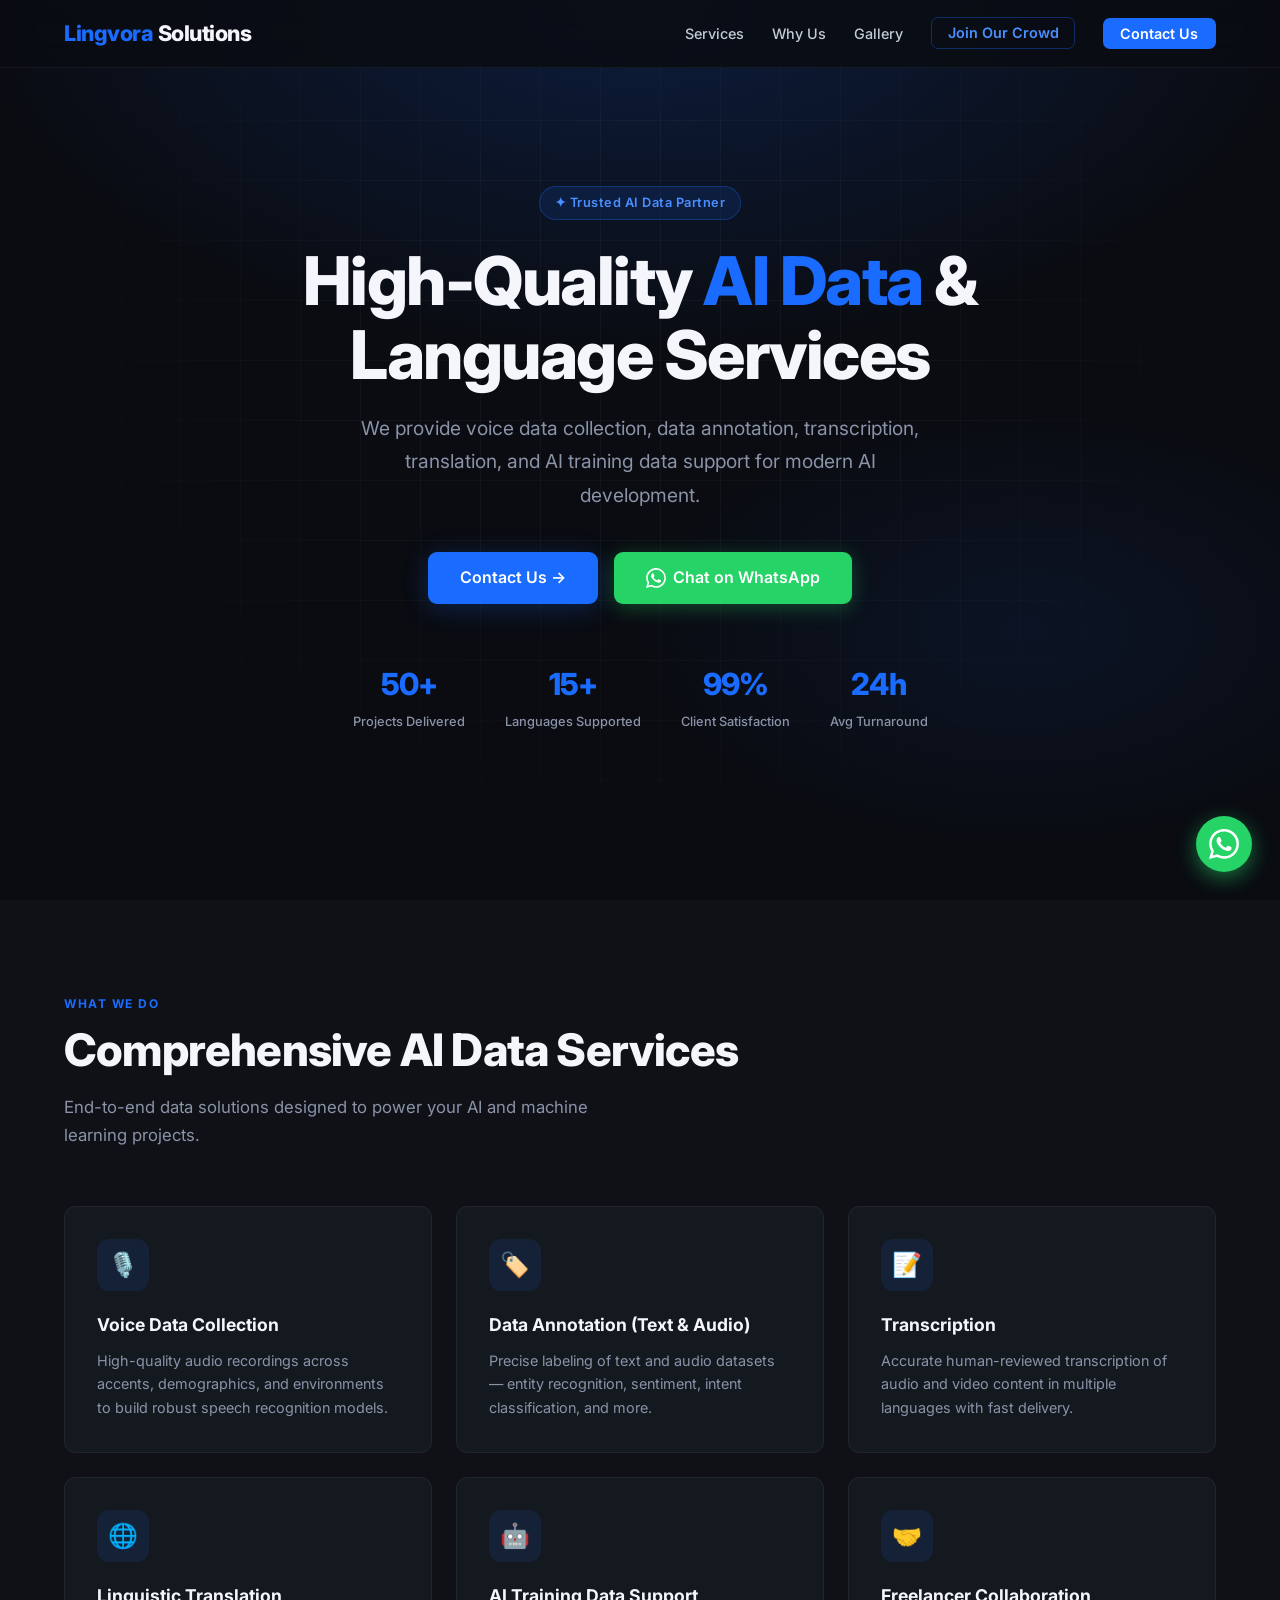
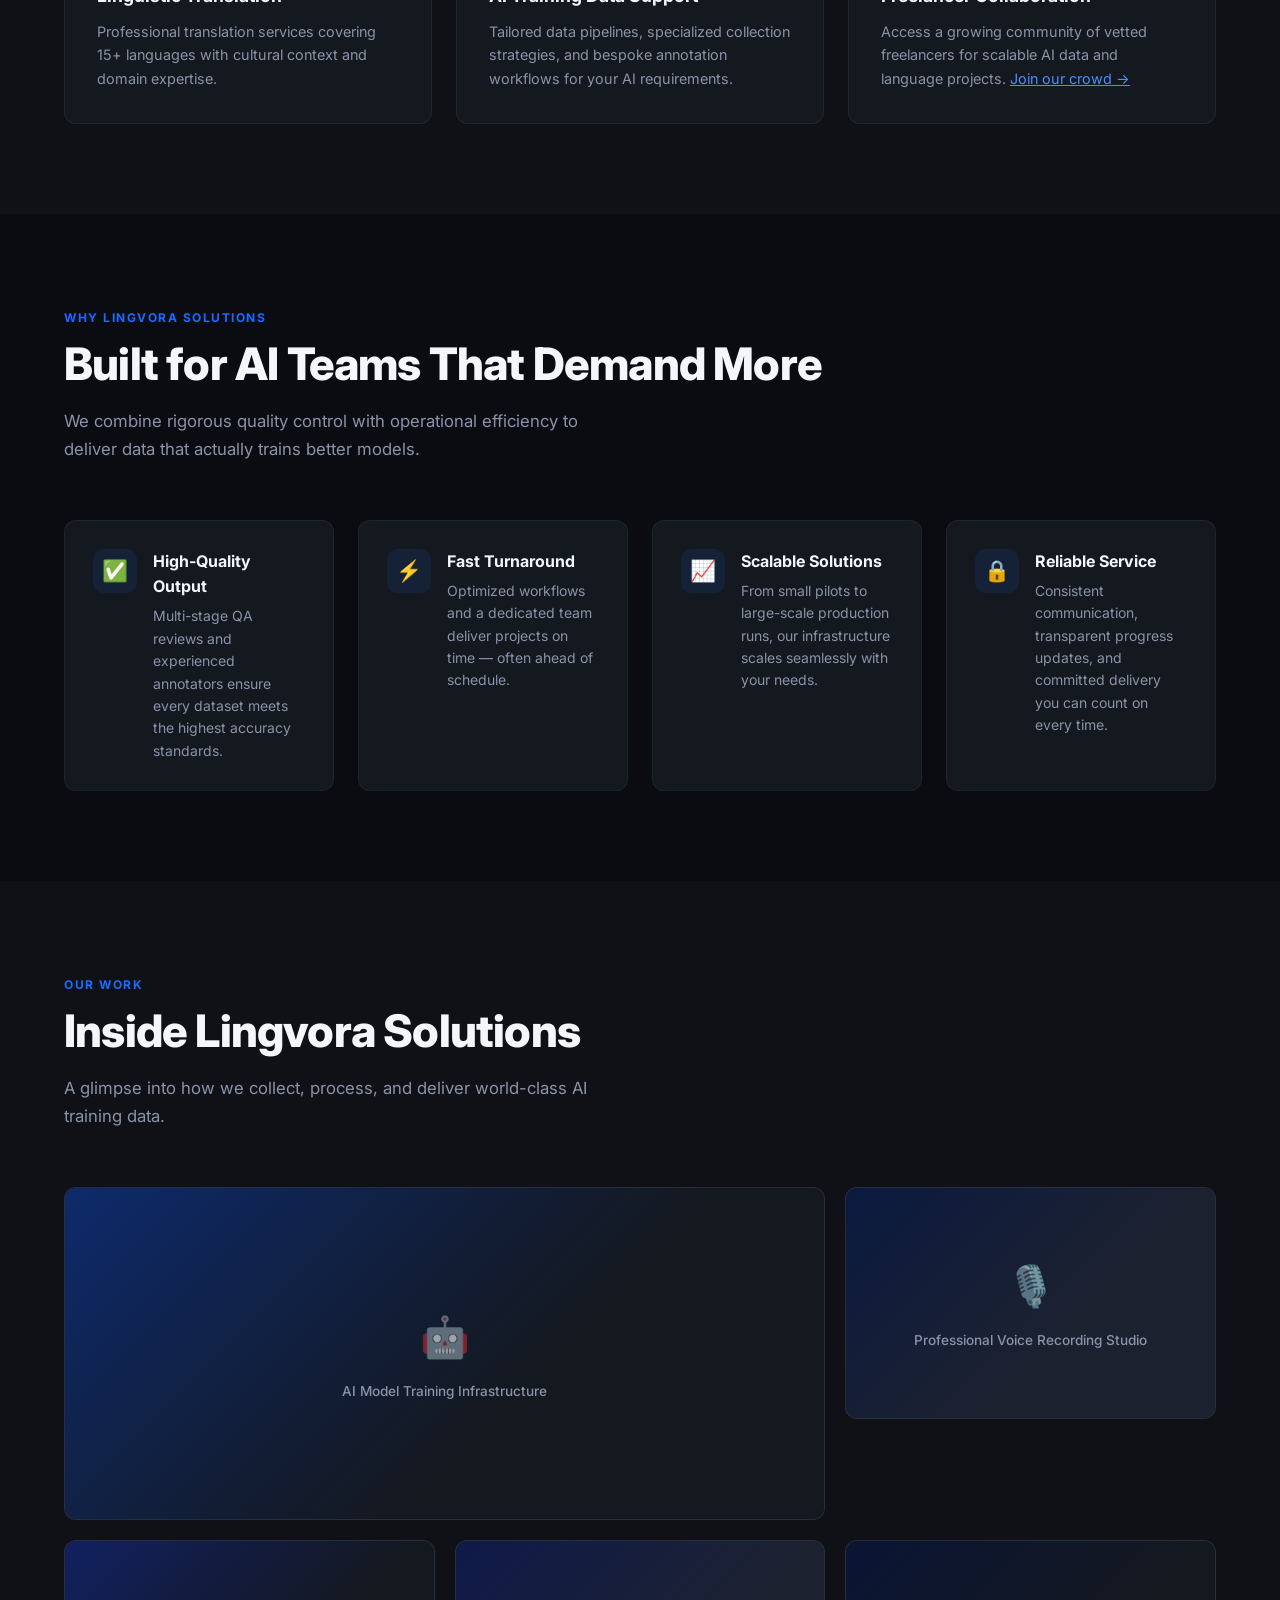
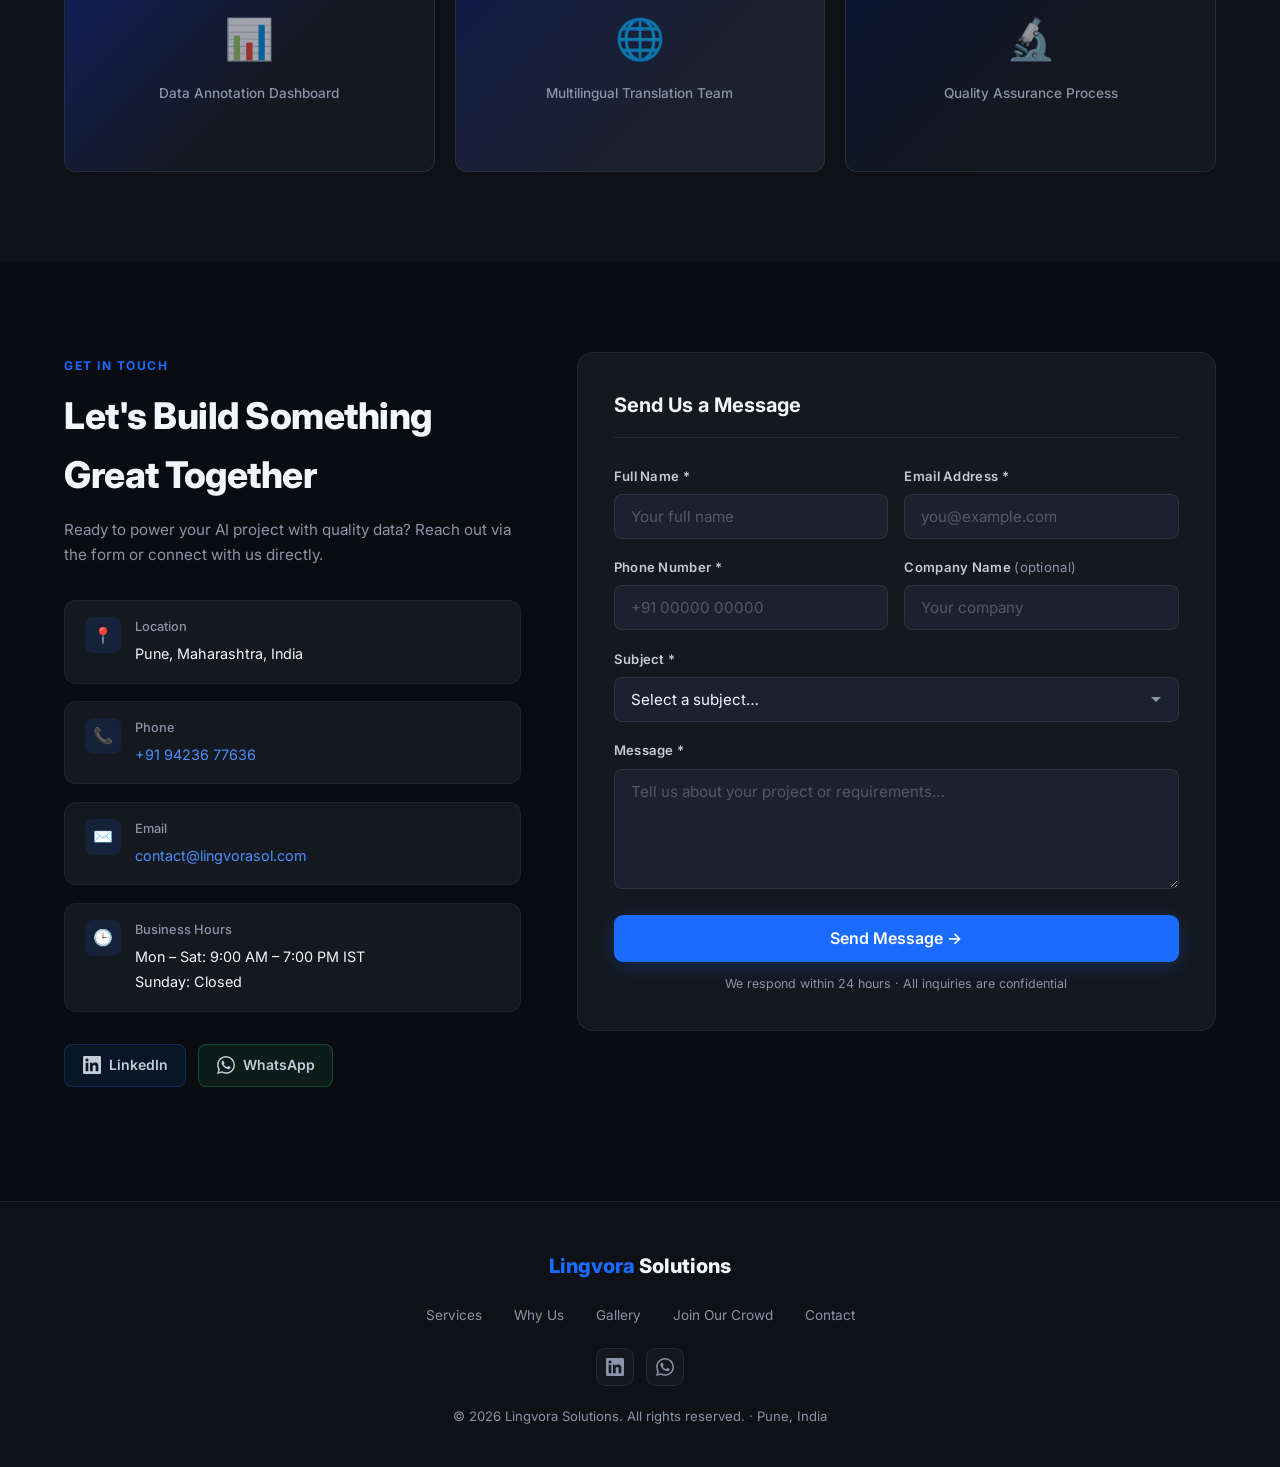
<file: index.html>
<!DOCTYPE html>
<html lang="en">
<head>
  <meta charset="UTF-8" />
  <meta name="viewport" content="width=device-width, initial-scale=1.0" />
  <title>Lingvora Solutions – AI Data &amp; Language Services</title>
  <meta name="description" content="Lingvora Solutions provides voice data collection, data annotation, transcription, translation, and AI training data support services." />
  <link rel="preconnect" href="https://fonts.googleapis.com" />
  <link rel="preconnect" href="https://fonts.gstatic.com" crossorigin />
  <link href="https://fonts.googleapis.com/css2?family=Inter:wght@300;400;500;600;700;800&display=swap" rel="stylesheet" />
  <style>
    *, *::before, *::after { box-sizing: border-box; margin: 0; padding: 0; }

    :root {
      --blue-primary: #1a6bff;
      --blue-dark: #0d47d9;
      --blue-light: #4a8fff;
      --blue-glow: rgba(26, 107, 255, 0.25);
      --black: #0a0c12;
      --dark-1: #0f1117;
      --dark-2: #14181f;
      --dark-3: #1c2130;
      --gray-1: #8a93a8;
      --gray-2: #c4cad6;
      --white: #f4f6fb;
      --green: #25D366;
      --radius: 12px;
      --transition: 0.25s ease;
    }

    html { scroll-behavior: smooth; }

    body {
      font-family: 'Inter', sans-serif;
      background: var(--black);
      color: var(--white);
      line-height: 1.6;
      overflow-x: hidden;
    }

    /* ── NAVBAR ── */
    nav {
      position: fixed;
      top: 0; left: 0; right: 0;
      z-index: 100;
      padding: 0 5%;
      height: 68px;
      display: flex;
      align-items: center;
      justify-content: space-between;
      background: rgba(10, 12, 18, 0.85);
      backdrop-filter: blur(14px);
      border-bottom: 1px solid rgba(255,255,255,0.06);
      transition: background var(--transition);
    }

    .nav-logo {
      font-size: 1.35rem;
      font-weight: 800;
      letter-spacing: -0.5px;
      color: var(--white);
      text-decoration: none;
      flex-shrink: 0;
    }
    .nav-logo span { color: var(--blue-primary); }

    .nav-links {
      display: flex;
      gap: 1.75rem;
      list-style: none;
      align-items: center;
    }
    .nav-links a {
      color: var(--gray-2);
      text-decoration: none;
      font-size: 0.9rem;
      font-weight: 500;
      transition: color var(--transition);
    }
    .nav-links a:hover { color: var(--blue-primary); }

    .nav-cta {
      background: var(--blue-primary);
      color: #fff !important;
      padding: 0.45rem 1.1rem;
      border-radius: 7px;
      font-weight: 600 !important;
      transition: background var(--transition), transform var(--transition) !important;
    }
    .nav-cta:hover { background: var(--blue-dark) !important; transform: translateY(-1px); }

    .nav-join {
      color: var(--blue-light) !important;
      font-weight: 600 !important;
      border: 1px solid rgba(26,107,255,0.35);
      padding: 0.4rem 0.95rem;
      border-radius: 7px;
      transition: background var(--transition), border-color var(--transition), transform var(--transition) !important;
    }
    .nav-join:hover {
      background: rgba(26,107,255,0.1) !important;
      border-color: var(--blue-primary) !important;
      transform: translateY(-1px);
    }

    .hamburger {
      display: none;
      flex-direction: column;
      gap: 5px;
      cursor: pointer;
      padding: 4px;
      background: none;
      border: none;
    }
    .hamburger span {
      display: block;
      width: 24px;
      height: 2px;
      background: var(--white);
      border-radius: 2px;
      transition: var(--transition);
    }

    .mobile-menu {
      display: none;
      position: fixed;
      top: 68px; left: 0; right: 0;
      background: var(--dark-1);
      border-bottom: 1px solid rgba(255,255,255,0.06);
      padding: 1.5rem 5%;
      z-index: 99;
    }
    .mobile-menu.open { display: flex; flex-direction: column; gap: 1rem; }
    .mobile-menu a {
      color: var(--gray-2);
      text-decoration: none;
      font-size: 1rem;
      font-weight: 500;
      padding: 0.4rem 0;
      transition: color var(--transition);
    }
    .mobile-menu a:hover { color: var(--blue-primary); }
    .mobile-menu .mob-join { color: var(--blue-light); font-weight: 600; }

    /* ── HERO ── */
    .hero {
      min-height: 100vh;
      display: flex;
      align-items: center;
      justify-content: center;
      text-align: center;
      padding: 100px 5% 80px;
      position: relative;
      overflow: hidden;
    }

    .hero-bg {
      position: absolute;
      inset: 0;
      background:
        radial-gradient(ellipse 80% 60% at 50% 0%, rgba(26,107,255,0.18) 0%, transparent 65%),
        radial-gradient(ellipse 50% 40% at 80% 70%, rgba(26,107,255,0.08) 0%, transparent 60%);
    }

    .hero-grid {
      position: absolute;
      inset: 0;
      background-image:
        linear-gradient(rgba(255,255,255,0.03) 1px, transparent 1px),
        linear-gradient(90deg, rgba(255,255,255,0.03) 1px, transparent 1px);
      background-size: 60px 60px;
      mask-image: radial-gradient(ellipse at 50% 40%, black 30%, transparent 75%);
    }

    .hero-content { position: relative; max-width: 820px; }

    .hero-badge {
      display: inline-flex;
      align-items: center;
      gap: 0.5rem;
      background: rgba(26,107,255,0.12);
      border: 1px solid rgba(26,107,255,0.3);
      color: var(--blue-light);
      font-size: 0.8rem;
      font-weight: 600;
      padding: 0.35rem 0.9rem;
      border-radius: 50px;
      margin-bottom: 1.5rem;
      letter-spacing: 0.5px;
    }

    .hero h1 {
      font-size: clamp(2.4rem, 6vw, 4.2rem);
      font-weight: 800;
      line-height: 1.1;
      letter-spacing: -1.5px;
      color: var(--white);
      margin-bottom: 1.25rem;
    }
    .hero h1 .highlight { color: var(--blue-primary); }

    .hero p {
      font-size: clamp(1rem, 2.5vw, 1.2rem);
      color: var(--gray-1);
      max-width: 580px;
      margin: 0 auto 2.5rem;
      line-height: 1.75;
    }

    .hero-buttons { display: flex; gap: 1rem; justify-content: center; flex-wrap: wrap; }

    .btn {
      display: inline-flex;
      align-items: center;
      gap: 0.45rem;
      padding: 0.8rem 2rem;
      border-radius: 9px;
      font-size: 1rem;
      font-weight: 600;
      text-decoration: none;
      transition: all var(--transition);
      cursor: pointer;
      border: none;
    }
    .btn-primary {
      background: var(--blue-primary);
      color: #fff;
      box-shadow: 0 4px 24px var(--blue-glow);
    }
    .btn-primary:hover {
      background: var(--blue-dark);
      transform: translateY(-2px);
      box-shadow: 0 8px 32px rgba(26,107,255,0.4);
    }
    .btn-outline {
      background: transparent;
      color: var(--white);
      border: 1.5px solid rgba(255,255,255,0.18);
    }
    .btn-outline:hover {
      border-color: var(--blue-primary);
      color: var(--blue-light);
      transform: translateY(-2px);
    }
    .btn-whatsapp {
      background: #25D366;
      color: #fff;
      box-shadow: 0 4px 20px rgba(37,211,102,0.3);
    }
    .btn-whatsapp:hover {
      background: #1eb857;
      transform: translateY(-2px);
      box-shadow: 0 8px 28px rgba(37,211,102,0.45);
    }
    .btn-whatsapp svg { width: 20px; height: 20px; fill: #fff; }

    .hero-stats {
      margin-top: 3.5rem;
      display: flex;
      gap: 2.5rem;
      justify-content: center;
      flex-wrap: wrap;
    }
    .stat { text-align: center; }
    .stat-num {
      display: block;
      font-size: 1.9rem;
      font-weight: 800;
      color: var(--blue-primary);
      letter-spacing: -1px;
    }
    .stat-label { font-size: 0.8rem; color: var(--gray-1); font-weight: 500; }

    /* ── SECTIONS ── */
    section { padding: 90px 5%; }
    .section-inner { max-width: 1160px; margin: 0 auto; }

    .section-tag {
      display: inline-block;
      font-size: 0.75rem;
      font-weight: 700;
      letter-spacing: 1.5px;
      text-transform: uppercase;
      color: var(--blue-primary);
      margin-bottom: 0.75rem;
    }

    .section-title {
      font-size: clamp(1.8rem, 4vw, 2.8rem);
      font-weight: 800;
      letter-spacing: -0.8px;
      line-height: 1.15;
      margin-bottom: 1rem;
    }

    .section-sub {
      font-size: 1.05rem;
      color: var(--gray-1);
      max-width: 560px;
      line-height: 1.7;
    }

    .section-header { margin-bottom: 3.5rem; }

    /* ── SERVICES ── */
    #services { background: var(--dark-1); }

    .services-grid {
      display: grid;
      grid-template-columns: repeat(auto-fit, minmax(280px, 1fr));
      gap: 1.5rem;
    }

    .service-card {
      background: var(--dark-2);
      border: 1px solid rgba(255,255,255,0.06);
      border-radius: var(--radius);
      padding: 2rem;
      transition: border-color var(--transition), transform var(--transition), box-shadow var(--transition);
      position: relative;
      overflow: hidden;
    }
    .service-card::before {
      content: '';
      position: absolute;
      top: 0; left: 0; right: 0;
      height: 2px;
      background: linear-gradient(90deg, var(--blue-primary), var(--blue-light));
      opacity: 0;
      transition: opacity var(--transition);
    }
    .service-card:hover {
      border-color: rgba(26,107,255,0.35);
      transform: translateY(-4px);
      box-shadow: 0 16px 40px rgba(0,0,0,0.4);
    }
    .service-card:hover::before { opacity: 1; }

    .service-icon {
      width: 52px; height: 52px;
      background: rgba(26,107,255,0.1);
      border-radius: 12px;
      display: flex;
      align-items: center;
      justify-content: center;
      margin-bottom: 1.25rem;
      font-size: 1.5rem;
    }

    .service-card h3 { font-size: 1.1rem; font-weight: 700; margin-bottom: 0.6rem; }
    .service-card p { font-size: 0.9rem; color: var(--gray-1); line-height: 1.65; }

    /* ── WHY CHOOSE US ── */
    #why { background: var(--black); }

    .why-grid {
      display: grid;
      grid-template-columns: repeat(auto-fit, minmax(230px, 1fr));
      gap: 1.5rem;
    }

    .why-card {
      background: var(--dark-2);
      border: 1px solid rgba(255,255,255,0.05);
      border-radius: var(--radius);
      padding: 1.75rem;
      display: flex;
      gap: 1rem;
      align-items: flex-start;
      transition: border-color var(--transition), transform var(--transition);
    }
    .why-card:hover {
      border-color: rgba(26,107,255,0.3);
      transform: translateY(-3px);
    }

    .why-icon {
      width: 44px; height: 44px;
      background: rgba(26,107,255,0.1);
      border-radius: 10px;
      display: flex;
      align-items: center;
      justify-content: center;
      font-size: 1.3rem;
      flex-shrink: 0;
    }

    .why-card h3 { font-size: 1rem; font-weight: 700; margin-bottom: 0.35rem; }
    .why-card p { font-size: 0.875rem; color: var(--gray-1); line-height: 1.6; }

    /* ── GALLERY ── */
    #gallery { background: var(--dark-1); }

    .gallery-grid {
      display: grid;
      grid-template-columns: repeat(auto-fit, minmax(280px, 1fr));
      gap: 1.25rem;
    }

    .gallery-item {
      border-radius: var(--radius);
      overflow: hidden;
      position: relative;
      aspect-ratio: 16/10;
      background: var(--dark-3);
      border: 1px solid rgba(255,255,255,0.06);
      transition: transform var(--transition), box-shadow var(--transition);
    }
    .gallery-item:hover { transform: translateY(-4px); box-shadow: 0 16px 40px rgba(0,0,0,0.5); }
    .gallery-item:first-child { grid-column: span 2; aspect-ratio: 16/7; }

    .gallery-placeholder {
      width: 100%; height: 100%;
      display: flex;
      flex-direction: column;
      align-items: center;
      justify-content: center;
      gap: 0.75rem;
      padding: 1.5rem;
      text-align: center;
    }
    .gallery-placeholder .icon { font-size: 2.5rem; opacity: 0.6; }
    .gallery-placeholder p { font-size: 0.85rem; color: var(--gray-1); font-weight: 500; }

    .gp-1 { background: linear-gradient(135deg, #0d2a6b 0%, #14181f 60%); }
    .gp-2 { background: linear-gradient(135deg, #0a1a40 0%, #1c2130 60%); }
    .gp-3 { background: linear-gradient(135deg, #112060 0%, #14181f 60%); }
    .gp-4 { background: linear-gradient(135deg, #0f1a4a 0%, #1c2130 60%); }
    .gp-5 { background: linear-gradient(135deg, #0a1535 0%, #14181f 60%); }

    /* ── CONTACT ── */
    #contact { background: var(--black); }

    .contact-layout {
      display: grid;
      grid-template-columns: 1fr 1.4fr;
      gap: 3.5rem;
      align-items: start;
    }

    .contact-info h2 {
      font-size: clamp(1.7rem, 3vw, 2.3rem);
      font-weight: 800;
      letter-spacing: -0.5px;
      margin-bottom: 0.75rem;
    }
    .contact-info .sub { color: var(--gray-1); font-size: 0.95rem; margin-bottom: 2rem; line-height: 1.7; }

    .contact-items { display: flex; flex-direction: column; gap: 1.1rem; margin-bottom: 2rem; }

    .contact-item {
      display: flex;
      align-items: flex-start;
      gap: 0.85rem;
      padding: 1rem 1.25rem;
      background: var(--dark-2);
      border: 1px solid rgba(255,255,255,0.05);
      border-radius: var(--radius);
      transition: border-color var(--transition);
    }
    .contact-item:hover { border-color: rgba(26,107,255,0.25); }
    .contact-item .ci-icon {
      width: 36px; height: 36px;
      background: rgba(26,107,255,0.12);
      border-radius: 8px;
      display: flex;
      align-items: center;
      justify-content: center;
      font-size: 1rem;
      flex-shrink: 0;
    }
    .ci-text strong { display: block; font-size: 0.8rem; color: var(--gray-1); font-weight: 500; margin-bottom: 0.2rem; }
    .ci-text span { font-size: 0.9rem; color: var(--white); line-height: 1.5; }
    .ci-text a { color: var(--blue-light); text-decoration: none; transition: color var(--transition); }
    .ci-text a:hover { color: var(--white); }

    .contact-social-links {
      display: flex;
      gap: 0.75rem;
      margin-bottom: 1.5rem;
    }
    .social-btn {
      display: inline-flex;
      align-items: center;
      gap: 0.5rem;
      padding: 0.6rem 1.1rem;
      border-radius: 8px;
      font-size: 0.875rem;
      font-weight: 600;
      text-decoration: none;
      transition: all var(--transition);
      border: 1px solid rgba(255,255,255,0.1);
      color: var(--gray-2);
    }
    .social-btn svg { width: 18px; height: 18px; flex-shrink: 0; }
    .social-btn-linkedin { background: rgba(10,102,194,0.12); border-color: rgba(10,102,194,0.3); }
    .social-btn-linkedin:hover { background: rgba(10,102,194,0.25); border-color: #0a66c2; color: #fff; transform: translateY(-2px); }
    .social-btn-whatsapp { background: rgba(37,211,102,0.08); border-color: rgba(37,211,102,0.25); }
    .social-btn-whatsapp:hover { background: rgba(37,211,102,0.18); border-color: #25D366; color: #fff; transform: translateY(-2px); }

    /* ── FORM ── */
    .contact-form-wrap {
      background: var(--dark-2);
      border: 1px solid rgba(255,255,255,0.07);
      border-radius: 16px;
      padding: 2.25rem;
    }
    .contact-form-wrap h3 {
      font-size: 1.25rem;
      font-weight: 700;
      margin-bottom: 1.75rem;
      padding-bottom: 1rem;
      border-bottom: 1px solid rgba(255,255,255,0.07);
    }

    .form-row {
      display: grid;
      grid-template-columns: 1fr 1fr;
      gap: 1rem;
    }

    .form-group { margin-bottom: 1.15rem; }
    .form-group label {
      display: block;
      font-size: 0.82rem;
      font-weight: 600;
      color: var(--gray-2);
      margin-bottom: 0.45rem;
      letter-spacing: 0.3px;
    }
    .form-group input,
    .form-group select,
    .form-group textarea {
      width: 100%;
      background: var(--dark-3);
      border: 1.5px solid rgba(255,255,255,0.08);
      border-radius: 8px;
      padding: 0.75rem 1rem;
      color: var(--white);
      font-family: 'Inter', sans-serif;
      font-size: 0.95rem;
      outline: none;
      transition: border-color var(--transition), box-shadow var(--transition);
    }
    .form-group select { cursor: pointer; appearance: none; background-image: url("data:image/svg+xml,%3Csvg xmlns='http://www.w3.org/2000/svg' width='12' height='8' viewBox='0 0 12 8'%3E%3Cpath fill='%238a93a8' d='M1 1l5 5 5-5'/%3E%3C/svg%3E"); background-repeat: no-repeat; background-position: right 1rem center; }
    .form-group input:focus,
    .form-group select:focus,
    .form-group textarea:focus {
      border-color: var(--blue-primary);
      box-shadow: 0 0 0 3px var(--blue-glow);
    }
    .form-group input::placeholder,
    .form-group textarea::placeholder { color: rgba(255,255,255,0.25); }
    .form-group textarea { resize: vertical; min-height: 120px; }
    .form-group select option { background: var(--dark-2); color: var(--white); }

    .field-error {
      display: none;
      font-size: 0.78rem;
      color: #ff6b6b;
      margin-top: 0.3rem;
    }
    .field-error.visible { display: block; }
    .form-group input.invalid,
    .form-group textarea.invalid,
    .form-group select.invalid { border-color: #ff6b6b !important; }

    .form-submit {
      width: 100%;
      padding: 0.85rem;
      background: var(--blue-primary);
      color: #fff;
      border: none;
      border-radius: 9px;
      font-family: 'Inter', sans-serif;
      font-size: 1rem;
      font-weight: 600;
      cursor: pointer;
      transition: background var(--transition), transform var(--transition), box-shadow var(--transition);
      box-shadow: 0 4px 20px var(--blue-glow);
      display: flex;
      align-items: center;
      justify-content: center;
      gap: 0.5rem;
    }
    .form-submit:hover {
      background: var(--blue-dark);
      transform: translateY(-1px);
      box-shadow: 0 8px 28px rgba(26,107,255,0.4);
    }
    .form-submit:active { transform: translateY(0); }
    .form-submit:disabled { opacity: 0.65; cursor: not-allowed; transform: none; }

    .spinner {
      display: inline-block;
      width: 16px; height: 16px;
      border: 2px solid rgba(255,255,255,0.3);
      border-radius: 50%;
      border-top-color: #fff;
      animation: spin 0.7s linear infinite;
      flex-shrink: 0;
    }
    @keyframes spin { to { transform: rotate(360deg); } }

    .form-success {
      display: none;
      text-align: center;
      padding: 2.5rem 1rem;
    }
    .form-success .success-icon { font-size: 3rem; margin-bottom: 0.75rem; }
    .form-success h4 { font-size: 1.3rem; font-weight: 700; margin-bottom: 0.5rem; }
    .form-success p { color: var(--gray-1); font-size: 0.9rem; line-height: 1.6; }

    .form-notice {
      font-size: 0.78rem;
      color: var(--gray-1);
      margin-top: 0.85rem;
      text-align: center;
      line-height: 1.5;
    }

    /* ── FOOTER ── */
    footer {
      background: var(--dark-1);
      border-top: 1px solid rgba(255,255,255,0.06);
      padding: 3rem 5% 2.5rem;
    }
    .footer-inner {
      max-width: 1160px;
      margin: 0 auto;
      display: flex;
      flex-direction: column;
      align-items: center;
      gap: 1.25rem;
    }
    .footer-logo { font-size: 1.25rem; font-weight: 800; }
    .footer-logo span { color: var(--blue-primary); }

    .footer-links {
      display: flex;
      gap: 2rem;
      list-style: none;
      flex-wrap: wrap;
      justify-content: center;
    }
    .footer-links a {
      font-size: 0.85rem;
      color: var(--gray-1);
      text-decoration: none;
      transition: color var(--transition);
    }
    .footer-links a:hover { color: var(--blue-light); }

    .footer-socials {
      display: flex;
      gap: 0.75rem;
    }
    .footer-social-icon {
      width: 38px; height: 38px;
      background: var(--dark-2);
      border: 1px solid rgba(255,255,255,0.08);
      border-radius: 9px;
      display: flex;
      align-items: center;
      justify-content: center;
      text-decoration: none;
      color: var(--gray-1);
      transition: all var(--transition);
    }
    .footer-social-icon svg { width: 18px; height: 18px; fill: currentColor; }
    .footer-social-icon:hover { background: var(--blue-primary); border-color: var(--blue-primary); color: #fff; transform: translateY(-2px); }
    .footer-social-icon.wa:hover { background: #25D366; border-color: #25D366; }

    footer .copyright { font-size: 0.82rem; color: var(--gray-1); }
    footer .copyright a { color: var(--gray-1); text-decoration: none; }

    /* ── RESPONSIVE ── */
    @media (max-width: 900px) {
      .contact-layout { grid-template-columns: 1fr; gap: 2.5rem; }
      .gallery-item:first-child { grid-column: span 1; aspect-ratio: 16/10; }
    }

    @media (max-width: 640px) {
      nav { padding: 0 4%; }
      .nav-links { display: none; }
      .hamburger { display: flex; }
      section { padding: 70px 4%; }
      .hero { padding: 100px 4% 70px; }
      .hero-stats { gap: 1.5rem; }
      .contact-form-wrap { padding: 1.5rem; }
      .form-row { grid-template-columns: 1fr; }
      .contact-social-links { flex-direction: column; }
    }

    /* Floating WhatsApp bubble */
    .wa-float {
      position: fixed;
      bottom: 28px;
      right: 28px;
      z-index: 200;
      width: 56px; height: 56px;
      background: #25D366;
      border-radius: 50%;
      display: flex;
      align-items: center;
      justify-content: center;
      box-shadow: 0 6px 20px rgba(37,211,102,0.5);
      text-decoration: none;
      transition: transform var(--transition), box-shadow var(--transition);
    }
    .wa-float:hover {
      transform: scale(1.1);
      box-shadow: 0 10px 30px rgba(37,211,102,0.65);
    }
    .wa-float svg { width: 30px; height: 30px; fill: #fff; }
    .wa-float-tooltip {
      position: absolute;
      right: 68px;
      background: var(--dark-2);
      color: var(--white);
      font-size: 0.8rem;
      font-weight: 600;
      padding: 0.4rem 0.75rem;
      border-radius: 6px;
      white-space: nowrap;
      opacity: 0;
      pointer-events: none;
      transition: opacity var(--transition);
      border: 1px solid rgba(255,255,255,0.08);
    }
    .wa-float:hover .wa-float-tooltip { opacity: 1; }

    /* Divider */
    .divider {
      height: 1px;
      background: linear-gradient(90deg, transparent, rgba(26,107,255,0.4), transparent);
      margin: 0 auto;
      max-width: 600px;
    }
  </style>
</head>
<body>

  <!-- NAVBAR -->
  <nav id="navbar">
    <a class="nav-logo" href="#"><span>Lingvora</span> Solutions</a>
    <ul class="nav-links">
      <li><a href="#services">Services</a></li>
      <li><a href="#why">Why Us</a></li>
      <li><a href="#gallery">Gallery</a></li>
      <li><a href="join.html" class="nav-join">Join Our Crowd</a></li>
      <li><a href="#contact" class="nav-cta">Contact Us</a></li>
    </ul>
    <button class="hamburger" id="hamburger" aria-label="Toggle menu" aria-expanded="false">
      <span></span><span></span><span></span>
    </button>
  </nav>

  <!-- MOBILE MENU -->
  <div class="mobile-menu" id="mobileMenu">
    <a href="#services" onclick="closeMenu()">Services</a>
    <a href="#why" onclick="closeMenu()">Why Choose Us</a>
    <a href="#gallery" onclick="closeMenu()">Gallery</a>
    <a href="join.html" class="mob-join">Join Our Crowd</a>
    <a href="#contact" onclick="closeMenu()">Contact Us</a>
  </div>

  <!-- HERO -->
  <section class="hero" id="home">
    <div class="hero-bg"></div>
    <div class="hero-grid"></div>
    <div class="hero-content">
      <div class="hero-badge">✦ Trusted AI Data Partner</div>
      <h1>High-Quality <span class="highlight">AI Data</span> &amp; Language Services</h1>
      <p>We provide voice data collection, data annotation, transcription, translation, and AI training data support for modern AI development.</p>
      <div class="hero-buttons">
        <a href="#contact" class="btn btn-primary">Contact Us →</a>
        <a href="https://wa.me/919423677636?text=Hello%20Lingvora%20Solutions%2C%20I%20would%20like%20to%20know%20more%20about%20your%20services." target="_blank" rel="noopener" class="btn btn-whatsapp">
          <svg viewBox="0 0 24 24" xmlns="http://www.w3.org/2000/svg"><path d="M17.472 14.382c-.297-.149-1.758-.867-2.03-.967-.273-.099-.471-.148-.67.15-.197.297-.767.966-.94 1.164-.173.199-.347.223-.644.075-.297-.15-1.255-.463-2.39-1.475-.883-.788-1.48-1.761-1.653-2.059-.173-.297-.018-.458.13-.606.134-.133.298-.347.446-.52.149-.174.198-.298.298-.497.099-.198.05-.371-.025-.52-.075-.149-.669-1.612-.916-2.207-.242-.579-.487-.5-.669-.51-.173-.008-.371-.01-.57-.01-.198 0-.52.074-.792.372-.272.297-1.04 1.016-1.04 2.479 0 1.462 1.065 2.875 1.213 3.074.149.198 2.096 3.2 5.077 4.487.709.306 1.262.489 1.694.625.712.227 1.36.195 1.871.118.571-.085 1.758-.719 2.006-1.413.248-.694.248-1.289.173-1.413-.074-.124-.272-.198-.57-.347m-5.421 7.403h-.004a9.87 9.87 0 01-5.031-1.378l-.361-.214-3.741.982.998-3.648-.235-.374a9.86 9.86 0 01-1.51-5.26c.001-5.45 4.436-9.884 9.888-9.884 2.64 0 5.122 1.03 6.988 2.898a9.825 9.825 0 012.893 6.994c-.003 5.45-4.437 9.884-9.885 9.884m8.413-18.297A11.815 11.815 0 0012.05 0C5.495 0 .16 5.335.157 11.892c0 2.096.547 4.142 1.588 5.945L.057 24l6.305-1.654a11.882 11.882 0 005.683 1.448h.005c6.554 0 11.89-5.335 11.893-11.893a11.821 11.821 0 00-3.48-8.413z"/></svg>
          Chat on WhatsApp
        </a>
      </div>
      <div class="hero-stats">
        <div class="stat"><span class="stat-num">50+</span><span class="stat-label">Projects Delivered</span></div>
        <div class="stat"><span class="stat-num">15+</span><span class="stat-label">Languages Supported</span></div>
        <div class="stat"><span class="stat-num">99%</span><span class="stat-label">Client Satisfaction</span></div>
        <div class="stat"><span class="stat-num">24h</span><span class="stat-label">Avg Turnaround</span></div>
      </div>
    </div>
  </section>

  <!-- SERVICES -->
  <section id="services">
    <div class="section-inner">
      <div class="section-header">
        <span class="section-tag">What We Do</span>
        <h2 class="section-title">Comprehensive AI Data Services</h2>
        <p class="section-sub">End-to-end data solutions designed to power your AI and machine learning projects.</p>
      </div>
      <div class="services-grid">
        <div class="service-card">
          <div class="service-icon">🎙️</div>
          <h3>Voice Data Collection</h3>
          <p>High-quality audio recordings across accents, demographics, and environments to build robust speech recognition models.</p>
        </div>
        <div class="service-card">
          <div class="service-icon">🏷️</div>
          <h3>Data Annotation (Text &amp; Audio)</h3>
          <p>Precise labeling of text and audio datasets — entity recognition, sentiment, intent classification, and more.</p>
        </div>
        <div class="service-card">
          <div class="service-icon">📝</div>
          <h3>Transcription</h3>
          <p>Accurate human-reviewed transcription of audio and video content in multiple languages with fast delivery.</p>
        </div>
        <div class="service-card">
          <div class="service-icon">🌐</div>
          <h3>Linguistic Translation</h3>
          <p>Professional translation services covering 15+ languages with cultural context and domain expertise.</p>
        </div>
        <div class="service-card">
          <div class="service-icon">🤖</div>
          <h3>AI Training Data Support</h3>
          <p>Tailored data pipelines, specialized collection strategies, and bespoke annotation workflows for your AI requirements.</p>
        </div>
        <div class="service-card">
          <div class="service-icon">🤝</div>
          <h3>Freelancer Collaboration</h3>
          <p>Access a growing community of vetted freelancers for scalable AI data and language projects. <a href="join.html" style="color:var(--blue-light);">Join our crowd →</a></p>
        </div>
      </div>
    </div>
  </section>

  <!-- WHY CHOOSE US -->
  <section id="why">
    <div class="section-inner">
      <div class="section-header">
        <span class="section-tag">Why Lingvora Solutions</span>
        <h2 class="section-title">Built for AI Teams That Demand More</h2>
        <p class="section-sub">We combine rigorous quality control with operational efficiency to deliver data that actually trains better models.</p>
      </div>
      <div class="why-grid">
        <div class="why-card">
          <div class="why-icon">✅</div>
          <div>
            <h3>High-Quality Output</h3>
            <p>Multi-stage QA reviews and experienced annotators ensure every dataset meets the highest accuracy standards.</p>
          </div>
        </div>
        <div class="why-card">
          <div class="why-icon">⚡</div>
          <div>
            <h3>Fast Turnaround</h3>
            <p>Optimized workflows and a dedicated team deliver projects on time — often ahead of schedule.</p>
          </div>
        </div>
        <div class="why-card">
          <div class="why-icon">📈</div>
          <div>
            <h3>Scalable Solutions</h3>
            <p>From small pilots to large-scale production runs, our infrastructure scales seamlessly with your needs.</p>
          </div>
        </div>
        <div class="why-card">
          <div class="why-icon">🔒</div>
          <div>
            <h3>Reliable Service</h3>
            <p>Consistent communication, transparent progress updates, and committed delivery you can count on every time.</p>
          </div>
        </div>
      </div>
    </div>
  </section>

  <!-- GALLERY -->
  <section id="gallery">
    <div class="section-inner">
      <div class="section-header">
        <span class="section-tag">Our Work</span>
        <h2 class="section-title">Inside Lingvora Solutions</h2>
        <p class="section-sub">A glimpse into how we collect, process, and deliver world-class AI training data.</p>
      </div>
      <div class="gallery-grid">
        <div class="gallery-item">
          <div class="gallery-placeholder gp-1">
            <div class="icon">🤖</div>
            <p>AI Model Training Infrastructure</p>
          </div>
        </div>
        <div class="gallery-item">
          <div class="gallery-placeholder gp-2">
            <div class="icon">🎙️</div>
            <p>Professional Voice Recording Studio</p>
          </div>
        </div>
        <div class="gallery-item">
          <div class="gallery-placeholder gp-3">
            <div class="icon">📊</div>
            <p>Data Annotation Dashboard</p>
          </div>
        </div>
        <div class="gallery-item">
          <div class="gallery-placeholder gp-4">
            <div class="icon">🌐</div>
            <p>Multilingual Translation Team</p>
          </div>
        </div>
        <div class="gallery-item">
          <div class="gallery-placeholder gp-5">
            <div class="icon">🔬</div>
            <p>Quality Assurance Process</p>
          </div>
        </div>
      </div>
    </div>
  </section>

  <!-- CONTACT -->
  <section id="contact">
    <div class="section-inner">
      <div class="contact-layout">
        <!-- LEFT: Contact Info -->
        <div class="contact-info">
          <span class="section-tag">Get in Touch</span>
          <h2>Let's Build Something Great Together</h2>
          <p class="sub">Ready to power your AI project with quality data? Reach out via the form or connect with us directly.</p>

          <div class="contact-items">
            <div class="contact-item">
              <div class="ci-icon">📍</div>
              <div class="ci-text">
                <strong>Location</strong>
                <span>Pune, Maharashtra, India</span>
              </div>
            </div>
            <div class="contact-item">
              <div class="ci-icon">📞</div>
              <div class="ci-text">
                <strong>Phone</strong>
                <span><a href="tel:+919423677636">+91 94236 77636</a></span>
              </div>
            </div>
            <div class="contact-item">
              <div class="ci-icon">✉️</div>
              <div class="ci-text">
                <strong>Email</strong>
                <span><a href="mailto:contact@lingvorasol.com">contact@lingvorasol.com</a></span>
              </div>
            </div>
            <div class="contact-item">
              <div class="ci-icon">🕒</div>
              <div class="ci-text">
                <strong>Business Hours</strong>
                <span>Mon – Sat: 9:00 AM – 7:00 PM IST<br>Sunday: Closed</span>
              </div>
            </div>
          </div>

          <div class="contact-social-links">
            <a href="https://www.linkedin.com/company/lingvora-solutions" target="_blank" rel="noopener" class="social-btn social-btn-linkedin">
              <svg xmlns="http://www.w3.org/2000/svg" viewBox="0 0 24 24" fill="currentColor"><path d="M20.447 20.452h-3.554v-5.569c0-1.328-.027-3.037-1.852-3.037-1.853 0-2.136 1.445-2.136 2.939v5.667H9.351V9h3.414v1.561h.046c.477-.9 1.637-1.85 3.37-1.85 3.601 0 4.267 2.37 4.267 5.455v6.286zM5.337 7.433a2.062 2.062 0 01-2.063-2.065 2.064 2.064 0 112.063 2.065zm1.782 13.019H3.555V9h3.564v11.452zM22.225 0H1.771C.792 0 0 .774 0 1.729v20.542C0 23.227.792 24 1.771 24h20.451C23.2 24 24 23.227 24 22.271V1.729C24 .774 23.2 0 22.222 0h.003z"/></svg>
              LinkedIn
            </a>
            <a href="https://wa.me/919423677636?text=Hello%20Lingvora%20Solutions%2C%20I%20would%20like%20to%20know%20more%20about%20your%20services." target="_blank" rel="noopener" class="social-btn social-btn-whatsapp">
              <svg viewBox="0 0 24 24" fill="currentColor"><path d="M17.472 14.382c-.297-.149-1.758-.867-2.03-.967-.273-.099-.471-.148-.67.15-.197.297-.767.966-.94 1.164-.173.199-.347.223-.644.075-.297-.15-1.255-.463-2.39-1.475-.883-.788-1.48-1.761-1.653-2.059-.173-.297-.018-.458.13-.606.134-.133.298-.347.446-.52.149-.174.198-.298.298-.497.099-.198.05-.371-.025-.52-.075-.149-.669-1.612-.916-2.207-.242-.579-.487-.5-.669-.51-.173-.008-.371-.01-.57-.01-.198 0-.52.074-.792.372-.272.297-1.04 1.016-1.04 2.479 0 1.462 1.065 2.875 1.213 3.074.149.198 2.096 3.2 5.077 4.487.709.306 1.262.489 1.694.625.712.227 1.36.195 1.871.118.571-.085 1.758-.719 2.006-1.413.248-.694.248-1.289.173-1.413-.074-.124-.272-.198-.57-.347m-5.421 7.403h-.004a9.87 9.87 0 01-5.031-1.378l-.361-.214-3.741.982.998-3.648-.235-.374a9.86 9.86 0 01-1.51-5.26c.001-5.45 4.436-9.884 9.888-9.884 2.64 0 5.122 1.03 6.988 2.898a9.825 9.825 0 012.893 6.994c-.003 5.45-4.437 9.884-9.885 9.884m8.413-18.297A11.815 11.815 0 0012.05 0C5.495 0 .16 5.335.157 11.892c0 2.096.547 4.142 1.588 5.945L.057 24l6.305-1.654a11.882 11.882 0 005.683 1.448h.005c6.554 0 11.89-5.335 11.893-11.893a11.821 11.821 0 00-3.48-8.413z"/></svg>
              WhatsApp
            </a>
          </div>
        </div>

        <!-- RIGHT: Contact Form -->
        <div class="contact-form-wrap">
          <h3>Send Us a Message</h3>

          <div class="form-success" id="formSuccess">
            <div class="success-icon">🎉</div>
            <h4>Message Sent Successfully!</h4>
            <p>Thank you for reaching out. We'll review your message and get back to you within 24 hours.</p>
          </div>

          <!--
            Web3Forms Integration:
            1. Go to https://web3forms.com
            2. Enter your email: prathmeshgadve100@gmail.com
            3. Copy the access key you receive
            4. Replace YOUR_WEB3FORMS_ACCESS_KEY below with your actual key
          -->
          <form id="contactForm" novalidate>
            <input type="hidden" name="access_key" value="YOUR_WEB3FORMS_ACCESS_KEY" />
            <input type="hidden" name="from_name" value="Lingvora Solutions Website" />

            <div class="form-row">
              <div class="form-group">
                <label for="name">Full Name *</label>
                <input type="text" id="name" name="name" placeholder="Your full name" autocomplete="name" />
                <span class="field-error" id="name-error">Full name is required.</span>
              </div>
              <div class="form-group">
                <label for="email">Email Address *</label>
                <input type="email" id="email" name="email" placeholder="you@example.com" autocomplete="email" />
                <span class="field-error" id="email-error">A valid email address is required.</span>
              </div>
            </div>

            <div class="form-row">
              <div class="form-group">
                <label for="phone">Phone Number *</label>
                <input type="tel" id="phone" name="phone" placeholder="+91 00000 00000" autocomplete="tel" />
                <span class="field-error" id="phone-error">Phone number is required.</span>
              </div>
              <div class="form-group">
                <label for="company">Company Name <span style="font-weight:400;color:var(--gray-1)">(optional)</span></label>
                <input type="text" id="company" name="company" placeholder="Your company" autocomplete="organization" />
              </div>
            </div>

            <div class="form-group">
              <label for="subject">Subject *</label>
              <select id="subject" name="subject">
                <option value="" disabled selected>Select a subject…</option>
                <option value="Voice Data Collection">Voice Data Collection</option>
                <option value="Data Annotation">Data Annotation</option>
                <option value="Transcription Services">Transcription Services</option>
                <option value="Translation Services">Translation Services</option>
                <option value="AI Training Data Support">AI Training Data Support</option>
                <option value="Freelancer Collaboration">Freelancer Collaboration</option>
                <option value="General Inquiry">General Inquiry</option>
                <option value="Other">Other</option>
              </select>
              <span class="field-error" id="subject-error">Please select a subject.</span>
            </div>

            <div class="form-group">
              <label for="message">Message *</label>
              <textarea id="message" name="message" placeholder="Tell us about your project or requirements…"></textarea>
              <span class="field-error" id="message-error">Message is required.</span>
            </div>

            <button type="submit" class="form-submit" id="submitBtn">
              <span id="btn-text">Send Message →</span>
            </button>
            <p class="form-notice">We respond within 24 hours · All inquiries are confidential</p>
          </form>
        </div>
      </div>
    </div>
  </section>

  <!-- FOOTER -->
  <footer>
    <div class="footer-inner">
      <div class="footer-logo"><span>Lingvora</span> Solutions</div>

      <ul class="footer-links">
        <li><a href="#services">Services</a></li>
        <li><a href="#why">Why Us</a></li>
        <li><a href="#gallery">Gallery</a></li>
        <li><a href="join.html">Join Our Crowd</a></li>
        <li><a href="#contact">Contact</a></li>
      </ul>

      <div class="footer-socials">
        <a href="https://www.linkedin.com/company/lingvora-solutions" target="_blank" rel="noopener" class="footer-social-icon" aria-label="LinkedIn">
          <svg xmlns="http://www.w3.org/2000/svg" viewBox="0 0 24 24"><path d="M20.447 20.452h-3.554v-5.569c0-1.328-.027-3.037-1.852-3.037-1.853 0-2.136 1.445-2.136 2.939v5.667H9.351V9h3.414v1.561h.046c.477-.9 1.637-1.85 3.37-1.85 3.601 0 4.267 2.37 4.267 5.455v6.286zM5.337 7.433a2.062 2.062 0 01-2.063-2.065 2.064 2.064 0 112.063 2.065zm1.782 13.019H3.555V9h3.564v11.452zM22.225 0H1.771C.792 0 0 .774 0 1.729v20.542C0 23.227.792 24 1.771 24h20.451C23.2 24 24 23.227 24 22.271V1.729C24 .774 23.2 0 22.222 0h.003z"/></svg>
        </a>
        <a href="https://wa.me/919423677636?text=Hello%20Lingvora%20Solutions%2C%20I%20would%20like%20to%20know%20more%20about%20your%20services." target="_blank" rel="noopener" class="footer-social-icon wa" aria-label="WhatsApp">
          <svg viewBox="0 0 24 24"><path d="M17.472 14.382c-.297-.149-1.758-.867-2.03-.967-.273-.099-.471-.148-.67.15-.197.297-.767.966-.94 1.164-.173.199-.347.223-.644.075-.297-.15-1.255-.463-2.39-1.475-.883-.788-1.48-1.761-1.653-2.059-.173-.297-.018-.458.13-.606.134-.133.298-.347.446-.52.149-.174.198-.298.298-.497.099-.198.05-.371-.025-.52-.075-.149-.669-1.612-.916-2.207-.242-.579-.487-.5-.669-.51-.173-.008-.371-.01-.57-.01-.198 0-.52.074-.792.372-.272.297-1.04 1.016-1.04 2.479 0 1.462 1.065 2.875 1.213 3.074.149.198 2.096 3.2 5.077 4.487.709.306 1.262.489 1.694.625.712.227 1.36.195 1.871.118.571-.085 1.758-.719 2.006-1.413.248-.694.248-1.289.173-1.413-.074-.124-.272-.198-.57-.347m-5.421 7.403h-.004a9.87 9.87 0 01-5.031-1.378l-.361-.214-3.741.982.998-3.648-.235-.374a9.86 9.86 0 01-1.51-5.26c.001-5.45 4.436-9.884 9.888-9.884 2.64 0 5.122 1.03 6.988 2.898a9.825 9.825 0 012.893 6.994c-.003 5.45-4.437 9.884-9.885 9.884m8.413-18.297A11.815 11.815 0 0012.05 0C5.495 0 .16 5.335.157 11.892c0 2.096.547 4.142 1.588 5.945L.057 24l6.305-1.654a11.882 11.882 0 005.683 1.448h.005c6.554 0 11.89-5.335 11.893-11.893a11.821 11.821 0 00-3.48-8.413z"/></svg>
        </a>
      </div>

      <p class="copyright">© <span id="year"></span> Lingvora Solutions. All rights reserved. · Pune, India</p>
    </div>
  </footer>

  <!-- FLOATING WHATSAPP -->
  <a href="https://wa.me/919423677636?text=Hello%20Lingvora%20Solutions%2C%20I%20would%20like%20to%20know%20more%20about%20your%20services." target="_blank" rel="noopener" class="wa-float" aria-label="Chat on WhatsApp">
    <span class="wa-float-tooltip">Chat with us</span>
    <svg viewBox="0 0 24 24" xmlns="http://www.w3.org/2000/svg"><path d="M17.472 14.382c-.297-.149-1.758-.867-2.03-.967-.273-.099-.471-.148-.67.15-.197.297-.767.966-.94 1.164-.173.199-.347.223-.644.075-.297-.15-1.255-.463-2.39-1.475-.883-.788-1.48-1.761-1.653-2.059-.173-.297-.018-.458.13-.606.134-.133.298-.347.446-.52.149-.174.198-.298.298-.497.099-.198.05-.371-.025-.52-.075-.149-.669-1.612-.916-2.207-.242-.579-.487-.5-.669-.51-.173-.008-.371-.01-.57-.01-.198 0-.52.074-.792.372-.272.297-1.04 1.016-1.04 2.479 0 1.462 1.065 2.875 1.213 3.074.149.198 2.096 3.2 5.077 4.487.709.306 1.262.489 1.694.625.712.227 1.36.195 1.871.118.571-.085 1.758-.719 2.006-1.413.248-.694.248-1.289.173-1.413-.074-.124-.272-.198-.57-.347m-5.421 7.403h-.004a9.87 9.87 0 01-5.031-1.378l-.361-.214-3.741.982.998-3.648-.235-.374a9.86 9.86 0 01-1.51-5.26c.001-5.45 4.436-9.884 9.888-9.884 2.64 0 5.122 1.03 6.988 2.898a9.825 9.825 0 012.893 6.994c-.003 5.45-4.437 9.884-9.885 9.884m8.413-18.297A11.815 11.815 0 0012.05 0C5.495 0 .16 5.335.157 11.892c0 2.096.547 4.142 1.588 5.945L.057 24l6.305-1.654a11.882 11.882 0 005.683 1.448h.005c6.554 0 11.89-5.335 11.893-11.893a11.821 11.821 0 00-3.48-8.413z"/></svg>
  </a>

  <script>
    document.getElementById('year').textContent = new Date().getFullYear();

    // Mobile menu
    const hamburger = document.getElementById('hamburger');
    const mobileMenu = document.getElementById('mobileMenu');
    hamburger.addEventListener('click', () => {
      const open = mobileMenu.classList.toggle('open');
      hamburger.setAttribute('aria-expanded', open);
    });
    function closeMenu() {
      mobileMenu.classList.remove('open');
      hamburger.setAttribute('aria-expanded', 'false');
    }

    // Contact form – Web3Forms
    const form = document.getElementById('contactForm');
    const submitBtn = document.getElementById('submitBtn');
    const btnText = document.getElementById('btn-text');
    const successBox = document.getElementById('formSuccess');

    function setError(fieldId, errorId, message) {
      const field = document.getElementById(fieldId);
      const error = document.getElementById(errorId);
      field.classList.add('invalid');
      error.textContent = message;
      error.classList.add('visible');
      return false;
    }

    function clearError(fieldId, errorId) {
      const field = document.getElementById(fieldId);
      const error = document.getElementById(errorId);
      field.classList.remove('invalid');
      error.classList.remove('visible');
    }

    ['name', 'email', 'phone', 'subject', 'message'].forEach(id => {
      const el = document.getElementById(id);
      if (!el) return;
      el.addEventListener('input', () => clearError(id, id + '-error'));
      el.addEventListener('change', () => clearError(id, id + '-error'));
    });

    form.addEventListener('submit', async (e) => {
      e.preventDefault();

      const nameVal    = document.getElementById('name').value.trim();
      const emailVal   = document.getElementById('email').value.trim();
      const phoneVal   = document.getElementById('phone').value.trim();
      const subjectVal = document.getElementById('subject').value;
      const messageVal = document.getElementById('message').value.trim();

      let valid = true;
      if (!nameVal)    valid = setError('name',    'name-error',    'Full name is required.');
      if (!emailVal || !/^[^\s@]+@[^\s@]+\.[^\s@]+$/.test(emailVal))
                       valid = setError('email',   'email-error',   'A valid email address is required.');
      if (!phoneVal)   valid = setError('phone',   'phone-error',   'Phone number is required.');
      if (!subjectVal) valid = setError('subject', 'subject-error', 'Please select a subject.');
      if (!messageVal) valid = setError('message', 'message-error', 'Message is required.');

      if (!valid) return;

      submitBtn.disabled = true;
      btnText.innerHTML = '<span class="spinner"></span> Sending…';

      try {
        const formData = new FormData(form);
        const response = await fetch('https://api.web3forms.com/submit', {
          method: 'POST',
          body: formData,
        });
        const data = await response.json();

        if (data.success) {
          form.style.display = 'none';
          successBox.style.display = 'block';
        } else {
          throw new Error(data.message || 'Submission failed');
        }
      } catch (err) {
        submitBtn.disabled = false;
        btnText.textContent = 'Send Message →';
        alert('Something went wrong. Please try again or contact us via WhatsApp at +91 94236 77636.');
      }
    });
  </script>
</body>
</html>
</file>
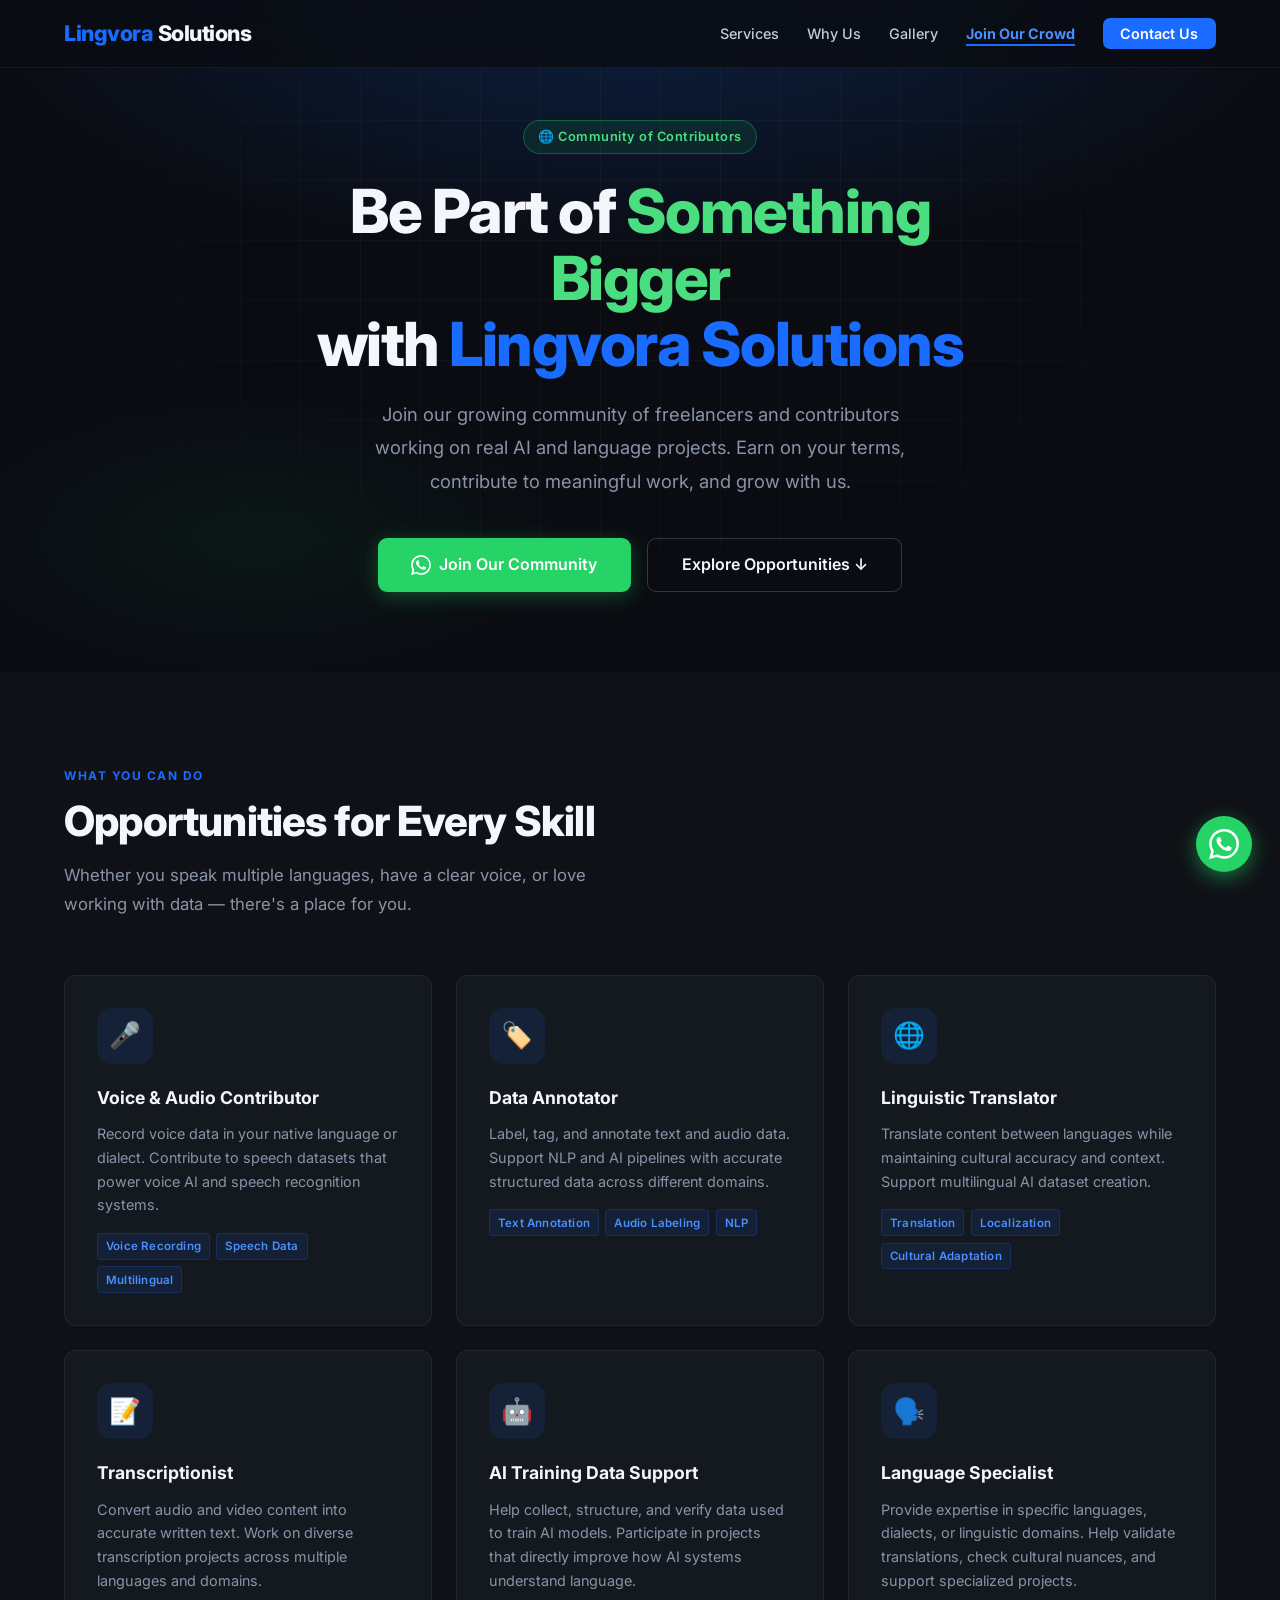
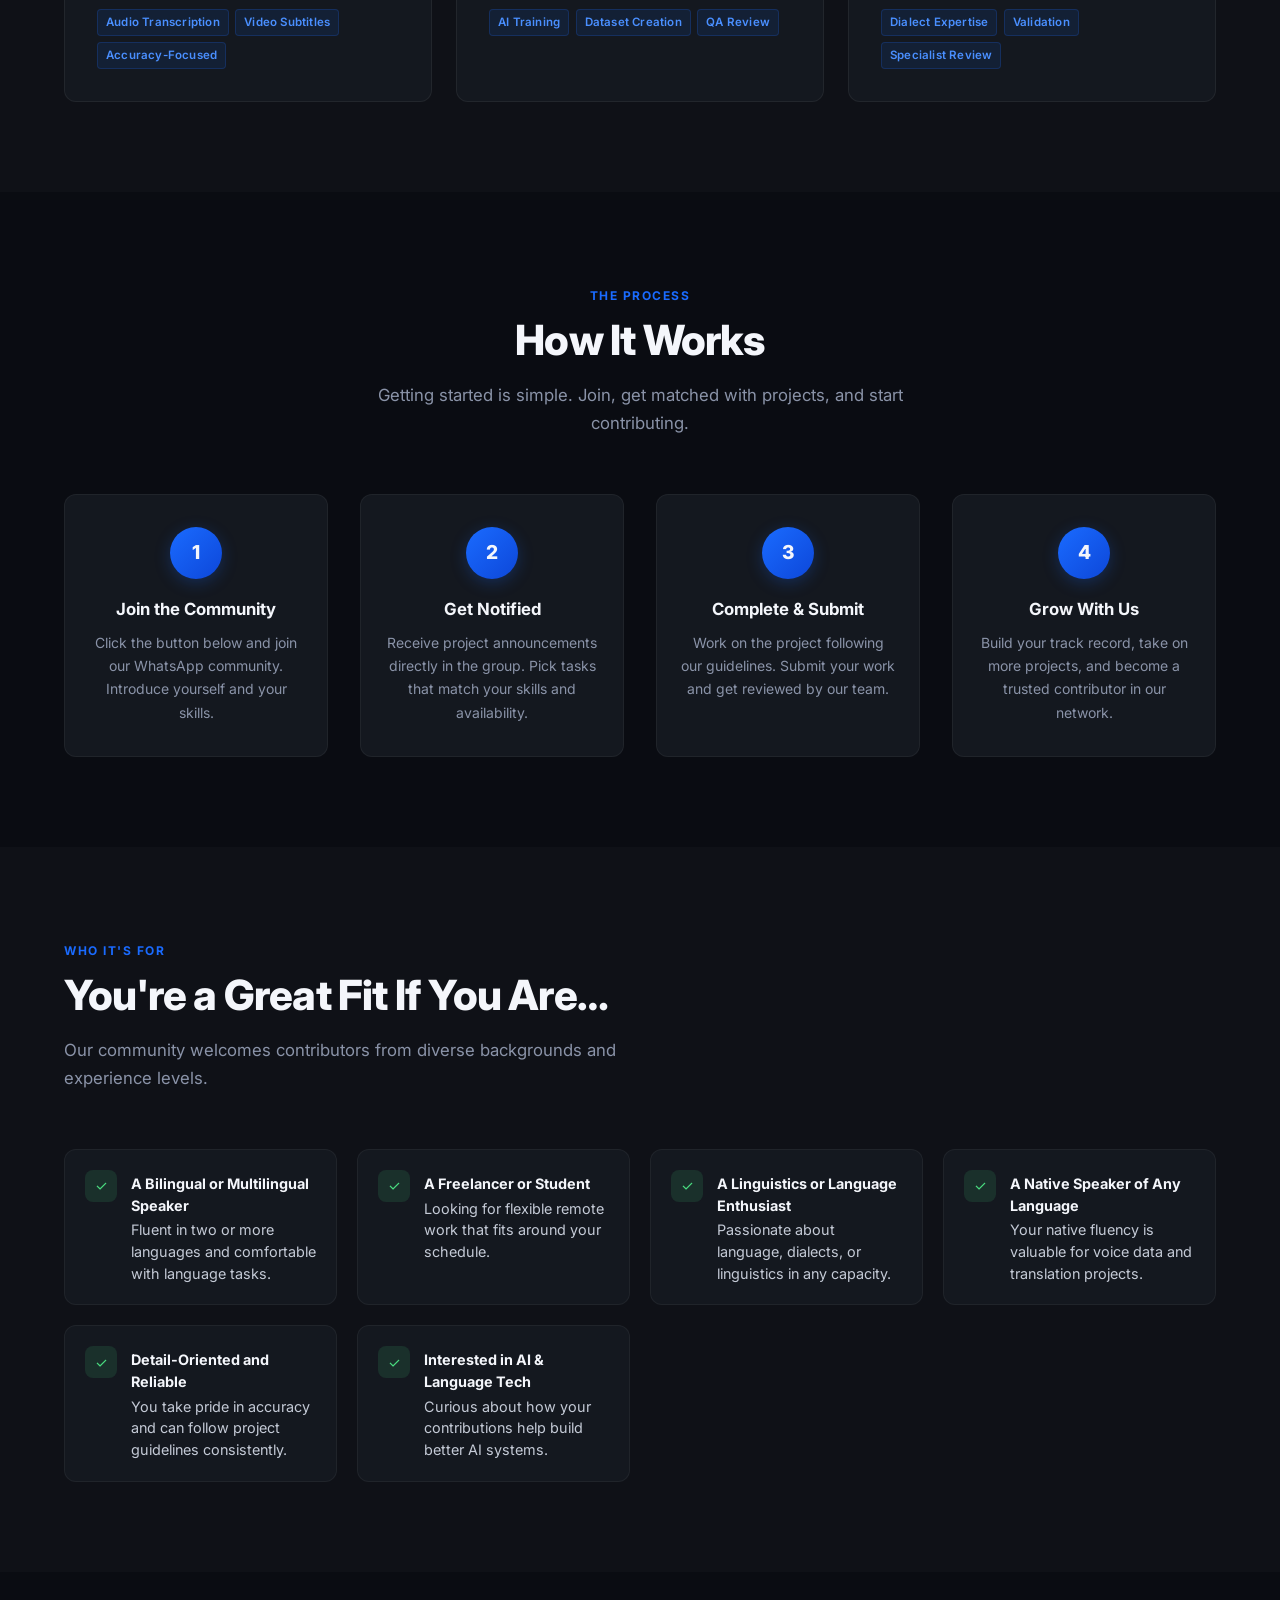
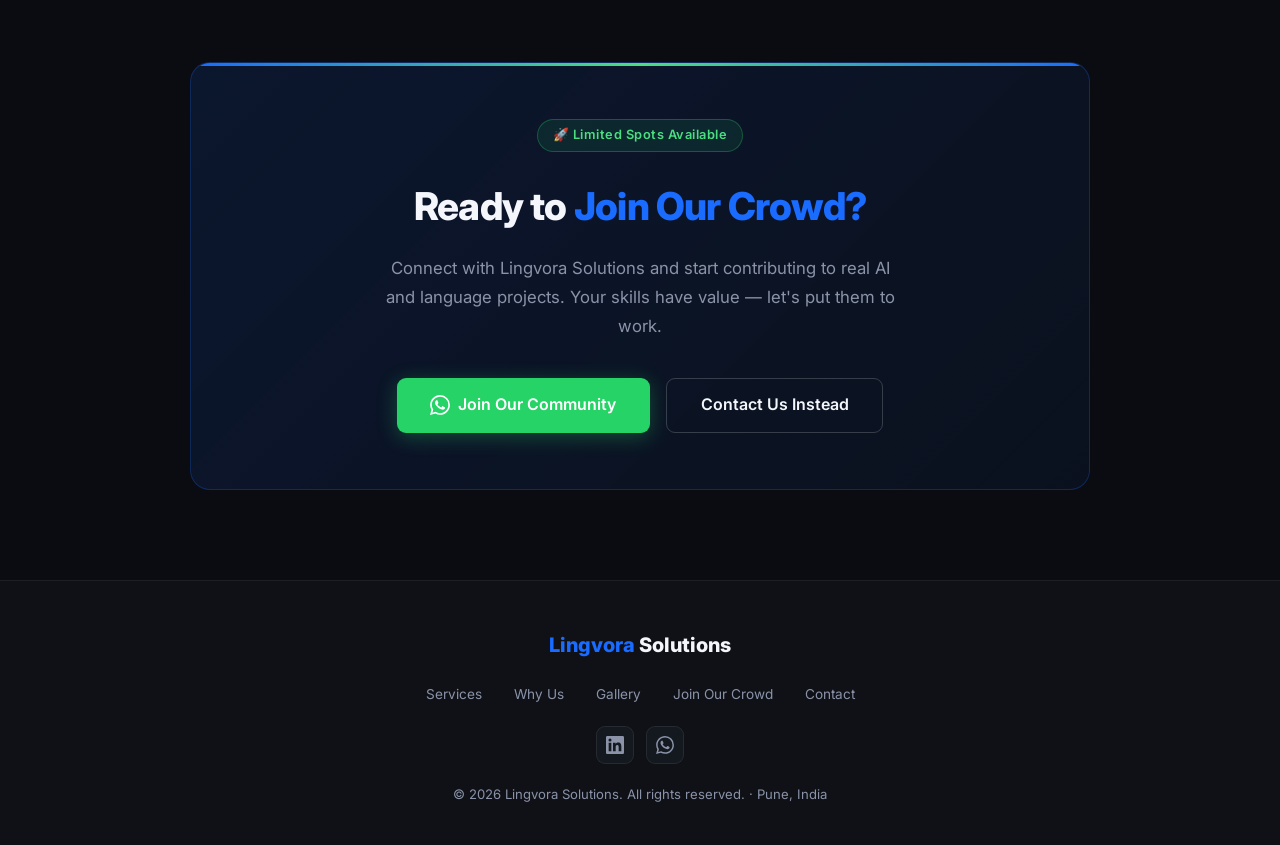
<file: join.html>
<!DOCTYPE html>
<html lang="en">
<head>
  <meta charset="UTF-8" />
  <meta name="viewport" content="width=device-width, initial-scale=1.0" />
  <title>Join Our Crowd – Lingvora Solutions</title>
  <meta name="description" content="Join the Lingvora Solutions community of freelancers and contributors for AI data, linguistic, and voice language projects." />
  <link rel="preconnect" href="https://fonts.googleapis.com" />
  <link rel="preconnect" href="https://fonts.gstatic.com" crossorigin />
  <link href="https://fonts.googleapis.com/css2?family=Inter:wght@300;400;500;600;700;800&display=swap" rel="stylesheet" />
  <style>
    *, *::before, *::after { box-sizing: border-box; margin: 0; padding: 0; }

    :root {
      --blue-primary: #1a6bff;
      --blue-dark: #0d47d9;
      --blue-light: #4a8fff;
      --blue-glow: rgba(26, 107, 255, 0.25);
      --black: #0a0c12;
      --dark-1: #0f1117;
      --dark-2: #14181f;
      --dark-3: #1c2130;
      --gray-1: #8a93a8;
      --gray-2: #c4cad6;
      --white: #f4f6fb;
      --green: #25D366;
      --radius: 12px;
      --transition: 0.25s ease;
    }

    html { scroll-behavior: smooth; }

    body {
      font-family: 'Inter', sans-serif;
      background: var(--black);
      color: var(--white);
      line-height: 1.6;
      overflow-x: hidden;
    }

    /* ── NAVBAR ── */
    nav {
      position: fixed;
      top: 0; left: 0; right: 0;
      z-index: 100;
      padding: 0 5%;
      height: 68px;
      display: flex;
      align-items: center;
      justify-content: space-between;
      background: rgba(10, 12, 18, 0.85);
      backdrop-filter: blur(14px);
      border-bottom: 1px solid rgba(255,255,255,0.06);
    }

    .nav-logo {
      font-size: 1.35rem;
      font-weight: 800;
      letter-spacing: -0.5px;
      color: var(--white);
      text-decoration: none;
      flex-shrink: 0;
    }
    .nav-logo span { color: var(--blue-primary); }

    .nav-links {
      display: flex;
      gap: 1.75rem;
      list-style: none;
      align-items: center;
    }
    .nav-links a {
      color: var(--gray-2);
      text-decoration: none;
      font-size: 0.9rem;
      font-weight: 500;
      transition: color var(--transition);
    }
    .nav-links a:hover { color: var(--blue-primary); }

    .nav-cta {
      background: var(--blue-primary);
      color: #fff !important;
      padding: 0.45rem 1.1rem;
      border-radius: 7px;
      font-weight: 600 !important;
      transition: background var(--transition), transform var(--transition) !important;
    }
    .nav-cta:hover { background: var(--blue-dark) !important; transform: translateY(-1px); }

    .nav-join-active {
      color: var(--blue-light) !important;
      font-weight: 700 !important;
      border-bottom: 2px solid var(--blue-primary);
      padding-bottom: 2px;
    }

    .hamburger {
      display: none;
      flex-direction: column;
      gap: 5px;
      cursor: pointer;
      padding: 4px;
      background: none;
      border: none;
    }
    .hamburger span {
      display: block;
      width: 24px; height: 2px;
      background: var(--white);
      border-radius: 2px;
      transition: var(--transition);
    }

    .mobile-menu {
      display: none;
      position: fixed;
      top: 68px; left: 0; right: 0;
      background: var(--dark-1);
      border-bottom: 1px solid rgba(255,255,255,0.06);
      padding: 1.5rem 5%;
      z-index: 99;
    }
    .mobile-menu.open { display: flex; flex-direction: column; gap: 1rem; }
    .mobile-menu a {
      color: var(--gray-2);
      text-decoration: none;
      font-size: 1rem;
      font-weight: 500;
      padding: 0.4rem 0;
      transition: color var(--transition);
    }
    .mobile-menu a:hover { color: var(--blue-primary); }
    .mobile-menu .mob-active { color: var(--blue-light); font-weight: 700; }

    /* ── PAGE HERO ── */
    .page-hero {
      min-height: 68vh;
      display: flex;
      align-items: center;
      justify-content: center;
      text-align: center;
      padding: 120px 5% 80px;
      position: relative;
      overflow: hidden;
    }

    .hero-bg {
      position: absolute;
      inset: 0;
      background:
        radial-gradient(ellipse 80% 60% at 50% 0%, rgba(26,107,255,0.2) 0%, transparent 65%),
        radial-gradient(ellipse 40% 35% at 20% 80%, rgba(37,211,102,0.06) 0%, transparent 60%);
    }

    .hero-grid {
      position: absolute;
      inset: 0;
      background-image:
        linear-gradient(rgba(255,255,255,0.03) 1px, transparent 1px),
        linear-gradient(90deg, rgba(255,255,255,0.03) 1px, transparent 1px);
      background-size: 60px 60px;
      mask-image: radial-gradient(ellipse at 50% 40%, black 30%, transparent 75%);
    }

    .page-hero-content { position: relative; max-width: 760px; }

    .hero-badge {
      display: inline-flex;
      align-items: center;
      gap: 0.5rem;
      background: rgba(37,211,102,0.1);
      border: 1px solid rgba(37,211,102,0.3);
      color: #4ade80;
      font-size: 0.8rem;
      font-weight: 600;
      padding: 0.35rem 0.9rem;
      border-radius: 50px;
      margin-bottom: 1.5rem;
      letter-spacing: 0.5px;
    }

    .page-hero h1 {
      font-size: clamp(2.2rem, 5.5vw, 3.8rem);
      font-weight: 800;
      line-height: 1.1;
      letter-spacing: -1.5px;
      margin-bottom: 1.25rem;
    }
    .page-hero h1 .highlight { color: var(--blue-primary); }
    .page-hero h1 .highlight-green { color: #4ade80; }

    .page-hero p {
      font-size: clamp(1rem, 2.5vw, 1.15rem);
      color: var(--gray-1);
      max-width: 560px;
      margin: 0 auto 2.5rem;
      line-height: 1.8;
    }

    .hero-buttons { display: flex; gap: 1rem; justify-content: center; flex-wrap: wrap; }

    .btn {
      display: inline-flex;
      align-items: center;
      gap: 0.5rem;
      padding: 0.85rem 2.1rem;
      border-radius: 9px;
      font-size: 1rem;
      font-weight: 600;
      text-decoration: none;
      transition: all var(--transition);
      cursor: pointer;
      border: none;
    }
    .btn svg { width: 20px; height: 20px; fill: #fff; }
    .btn-green {
      background: var(--green);
      color: #fff;
      box-shadow: 0 4px 20px rgba(37,211,102,0.3);
    }
    .btn-green:hover {
      background: #1eb857;
      transform: translateY(-2px);
      box-shadow: 0 8px 28px rgba(37,211,102,0.45);
    }
    .btn-outline {
      background: transparent;
      color: var(--white);
      border: 1.5px solid rgba(255,255,255,0.18);
    }
    .btn-outline:hover {
      border-color: var(--blue-primary);
      color: var(--blue-light);
      transform: translateY(-2px);
    }

    /* ── SECTIONS ── */
    section { padding: 90px 5%; }
    .section-inner { max-width: 1160px; margin: 0 auto; }

    .section-tag {
      display: inline-block;
      font-size: 0.75rem;
      font-weight: 700;
      letter-spacing: 1.5px;
      text-transform: uppercase;
      color: var(--blue-primary);
      margin-bottom: 0.75rem;
    }

    .section-title {
      font-size: clamp(1.8rem, 4vw, 2.6rem);
      font-weight: 800;
      letter-spacing: -0.8px;
      line-height: 1.15;
      margin-bottom: 1rem;
    }

    .section-sub {
      font-size: 1.05rem;
      color: var(--gray-1);
      max-width: 560px;
      line-height: 1.7;
    }

    .section-header { margin-bottom: 3.5rem; }
    .section-header-center { text-align: center; }
    .section-header-center .section-sub { margin: 0 auto; }

    /* ── OPPORTUNITY CARDS ── */
    #opportunities { background: var(--dark-1); }

    .opp-grid {
      display: grid;
      grid-template-columns: repeat(auto-fit, minmax(300px, 1fr));
      gap: 1.5rem;
    }

    .opp-card {
      background: var(--dark-2);
      border: 1px solid rgba(255,255,255,0.06);
      border-radius: var(--radius);
      padding: 2rem;
      position: relative;
      overflow: hidden;
      transition: border-color var(--transition), transform var(--transition), box-shadow var(--transition);
    }
    .opp-card::before {
      content: '';
      position: absolute;
      top: 0; left: 0; right: 0;
      height: 3px;
      background: linear-gradient(90deg, var(--blue-primary), var(--blue-light));
      opacity: 0;
      transition: opacity var(--transition);
    }
    .opp-card:hover {
      border-color: rgba(26,107,255,0.35);
      transform: translateY(-5px);
      box-shadow: 0 20px 50px rgba(0,0,0,0.4);
    }
    .opp-card:hover::before { opacity: 1; }

    .opp-icon {
      width: 56px; height: 56px;
      background: rgba(26,107,255,0.1);
      border-radius: 14px;
      display: flex;
      align-items: center;
      justify-content: center;
      margin-bottom: 1.25rem;
      font-size: 1.6rem;
      transition: background var(--transition);
    }
    .opp-card:hover .opp-icon { background: rgba(26,107,255,0.18); }

    .opp-card h3 {
      font-size: 1.1rem;
      font-weight: 700;
      margin-bottom: 0.65rem;
    }
    .opp-card p {
      font-size: 0.9rem;
      color: var(--gray-1);
      line-height: 1.65;
      margin-bottom: 1rem;
    }

    .opp-tags {
      display: flex;
      flex-wrap: wrap;
      gap: 0.4rem;
    }
    .opp-tag {
      font-size: 0.72rem;
      font-weight: 600;
      color: var(--blue-light);
      background: rgba(26,107,255,0.1);
      border: 1px solid rgba(26,107,255,0.2);
      border-radius: 4px;
      padding: 0.2rem 0.5rem;
      letter-spacing: 0.2px;
    }

    /* ── HOW IT WORKS ── */
    #how { background: var(--black); }

    .steps-grid {
      display: grid;
      grid-template-columns: repeat(auto-fit, minmax(220px, 1fr));
      gap: 2rem;
      position: relative;
    }

    .step {
      text-align: center;
      padding: 2rem 1.5rem;
      background: var(--dark-2);
      border: 1px solid rgba(255,255,255,0.05);
      border-radius: var(--radius);
      transition: border-color var(--transition), transform var(--transition);
    }
    .step:hover {
      border-color: rgba(26,107,255,0.25);
      transform: translateY(-3px);
    }

    .step-num {
      width: 52px; height: 52px;
      background: linear-gradient(135deg, var(--blue-primary), var(--blue-dark));
      border-radius: 50%;
      display: flex;
      align-items: center;
      justify-content: center;
      font-size: 1.2rem;
      font-weight: 800;
      margin: 0 auto 1.1rem;
      box-shadow: 0 4px 16px var(--blue-glow);
    }

    .step h3 {
      font-size: 1.05rem;
      font-weight: 700;
      margin-bottom: 0.5rem;
    }
    .step p {
      font-size: 0.875rem;
      color: var(--gray-1);
      line-height: 1.65;
    }

    /* ── WHO CAN JOIN ── */
    #who { background: var(--dark-1); }

    .who-list {
      display: grid;
      grid-template-columns: repeat(auto-fit, minmax(250px, 1fr));
      gap: 1.25rem;
    }

    .who-item {
      display: flex;
      align-items: flex-start;
      gap: 0.85rem;
      padding: 1.25rem;
      background: var(--dark-2);
      border: 1px solid rgba(255,255,255,0.05);
      border-radius: var(--radius);
      transition: border-color var(--transition), transform var(--transition);
    }
    .who-item:hover {
      border-color: rgba(26,107,255,0.2);
      transform: translateY(-2px);
    }
    .who-item .check {
      width: 32px; height: 32px;
      background: rgba(74, 222, 128, 0.12);
      border-radius: 8px;
      display: flex;
      align-items: center;
      justify-content: center;
      flex-shrink: 0;
      color: #4ade80;
      font-size: 0.9rem;
    }
    .who-item p {
      font-size: 0.9rem;
      color: var(--gray-2);
      line-height: 1.5;
      padding-top: 0.2rem;
    }
    .who-item p strong { color: var(--white); display: block; margin-bottom: 0.2rem; }

    /* ── CTA BANNER ── */
    #join-cta {
      background: var(--black);
      padding: 90px 5%;
    }

    .cta-banner {
      max-width: 900px;
      margin: 0 auto;
      background: linear-gradient(135deg, rgba(26,107,255,0.12) 0%, rgba(26,107,255,0.05) 100%);
      border: 1px solid rgba(26,107,255,0.25);
      border-radius: 20px;
      padding: 3.5rem 3rem;
      text-align: center;
      position: relative;
      overflow: hidden;
    }
    .cta-banner::before {
      content: '';
      position: absolute;
      top: 0; left: 0; right: 0;
      height: 3px;
      background: linear-gradient(90deg, var(--blue-primary), #4ade80, var(--blue-primary));
    }

    .cta-banner h2 {
      font-size: clamp(1.6rem, 4vw, 2.4rem);
      font-weight: 800;
      letter-spacing: -0.8px;
      margin-bottom: 1rem;
    }
    .cta-banner h2 .hl { color: var(--blue-primary); }

    .cta-banner p {
      font-size: 1.05rem;
      color: var(--gray-1);
      max-width: 520px;
      margin: 0 auto 2.25rem;
      line-height: 1.75;
    }

    .cta-buttons {
      display: flex;
      gap: 1rem;
      justify-content: center;
      flex-wrap: wrap;
    }

    /* ── FOOTER ── */
    footer {
      background: var(--dark-1);
      border-top: 1px solid rgba(255,255,255,0.06);
      padding: 3rem 5% 2.5rem;
    }
    .footer-inner {
      max-width: 1160px;
      margin: 0 auto;
      display: flex;
      flex-direction: column;
      align-items: center;
      gap: 1.25rem;
    }
    .footer-logo { font-size: 1.25rem; font-weight: 800; }
    .footer-logo span { color: var(--blue-primary); }

    .footer-links {
      display: flex;
      gap: 2rem;
      list-style: none;
      flex-wrap: wrap;
      justify-content: center;
    }
    .footer-links a {
      font-size: 0.85rem;
      color: var(--gray-1);
      text-decoration: none;
      transition: color var(--transition);
    }
    .footer-links a:hover { color: var(--blue-light); }

    .footer-socials { display: flex; gap: 0.75rem; }
    .footer-social-icon {
      width: 38px; height: 38px;
      background: var(--dark-2);
      border: 1px solid rgba(255,255,255,0.08);
      border-radius: 9px;
      display: flex;
      align-items: center;
      justify-content: center;
      text-decoration: none;
      color: var(--gray-1);
      transition: all var(--transition);
    }
    .footer-social-icon svg { width: 18px; height: 18px; fill: currentColor; }
    .footer-social-icon:hover { background: var(--blue-primary); border-color: var(--blue-primary); color: #fff; transform: translateY(-2px); }
    .footer-social-icon.wa:hover { background: #25D366; border-color: #25D366; }

    footer .copyright { font-size: 0.82rem; color: var(--gray-1); }

    /* Floating WhatsApp */
    .wa-float {
      position: fixed;
      bottom: 28px; right: 28px;
      z-index: 200;
      width: 56px; height: 56px;
      background: #25D366;
      border-radius: 50%;
      display: flex;
      align-items: center;
      justify-content: center;
      box-shadow: 0 6px 20px rgba(37,211,102,0.5);
      text-decoration: none;
      transition: transform var(--transition), box-shadow var(--transition);
    }
    .wa-float:hover { transform: scale(1.1); box-shadow: 0 10px 30px rgba(37,211,102,0.65); }
    .wa-float svg { width: 30px; height: 30px; fill: #fff; }

    /* ── RESPONSIVE ── */
    @media (max-width: 640px) {
      nav { padding: 0 4%; }
      .nav-links { display: none; }
      .hamburger { display: flex; }
      section { padding: 70px 4%; }
      .page-hero { padding: 100px 4% 60px; }
      .cta-banner { padding: 2.5rem 1.5rem; }
    }

    /* Animations */
    @keyframes fadeUp {
      from { opacity: 0; transform: translateY(24px); }
      to   { opacity: 1; transform: translateY(0); }
    }
    .animate-up { animation: fadeUp 0.6s ease both; }
    .delay-1 { animation-delay: 0.1s; }
    .delay-2 { animation-delay: 0.2s; }
    .delay-3 { animation-delay: 0.3s; }
  </style>
</head>
<body>

  <!-- NAVBAR -->
  <nav>
    <a class="nav-logo" href="index.html"><span>Lingvora</span> Solutions</a>
    <ul class="nav-links">
      <li><a href="index.html#services">Services</a></li>
      <li><a href="index.html#why">Why Us</a></li>
      <li><a href="index.html#gallery">Gallery</a></li>
      <li><a href="join.html" class="nav-join-active">Join Our Crowd</a></li>
      <li><a href="index.html#contact" class="nav-cta">Contact Us</a></li>
    </ul>
    <button class="hamburger" id="hamburger" aria-label="Toggle menu" aria-expanded="false">
      <span></span><span></span><span></span>
    </button>
  </nav>

  <!-- MOBILE MENU -->
  <div class="mobile-menu" id="mobileMenu">
    <a href="index.html#services" onclick="closeMenu()">Services</a>
    <a href="index.html#why" onclick="closeMenu()">Why Choose Us</a>
    <a href="index.html#gallery" onclick="closeMenu()">Gallery</a>
    <a href="join.html" class="mob-active">Join Our Crowd</a>
    <a href="index.html#contact" onclick="closeMenu()">Contact Us</a>
  </div>

  <!-- HERO -->
  <section class="page-hero">
    <div class="hero-bg"></div>
    <div class="hero-grid"></div>
    <div class="page-hero-content">
      <div class="hero-badge animate-up">🌐 Community of Contributors</div>
      <h1 class="animate-up delay-1">
        Be Part of <span class="highlight-green">Something Bigger</span><br>
        with <span class="highlight">Lingvora Solutions</span>
      </h1>
      <p class="animate-up delay-2">
        Join our growing community of freelancers and contributors working on real AI and language projects. Earn on your terms, contribute to meaningful work, and grow with us.
      </p>
      <div class="hero-buttons animate-up delay-3">
        <a href="https://chat.whatsapp.com/H7dGnd4fWkvH35KxDzePMi" target="_blank" rel="noopener" class="btn btn-green">
          <svg viewBox="0 0 24 24"><path d="M17.472 14.382c-.297-.149-1.758-.867-2.03-.967-.273-.099-.471-.148-.67.15-.197.297-.767.966-.94 1.164-.173.199-.347.223-.644.075-.297-.15-1.255-.463-2.39-1.475-.883-.788-1.48-1.761-1.653-2.059-.173-.297-.018-.458.13-.606.134-.133.298-.347.446-.52.149-.174.198-.298.298-.497.099-.198.05-.371-.025-.52-.075-.149-.669-1.612-.916-2.207-.242-.579-.487-.5-.669-.51-.173-.008-.371-.01-.57-.01-.198 0-.52.074-.792.372-.272.297-1.04 1.016-1.04 2.479 0 1.462 1.065 2.875 1.213 3.074.149.198 2.096 3.2 5.077 4.487.709.306 1.262.489 1.694.625.712.227 1.36.195 1.871.118.571-.085 1.758-.719 2.006-1.413.248-.694.248-1.289.173-1.413-.074-.124-.272-.198-.57-.347m-5.421 7.403h-.004a9.87 9.87 0 01-5.031-1.378l-.361-.214-3.741.982.998-3.648-.235-.374a9.86 9.86 0 01-1.51-5.26c.001-5.45 4.436-9.884 9.888-9.884 2.64 0 5.122 1.03 6.988 2.898a9.825 9.825 0 012.893 6.994c-.003 5.45-4.437 9.884-9.885 9.884m8.413-18.297A11.815 11.815 0 0012.05 0C5.495 0 .16 5.335.157 11.892c0 2.096.547 4.142 1.588 5.945L.057 24l6.305-1.654a11.882 11.882 0 005.683 1.448h.005c6.554 0 11.89-5.335 11.893-11.893a11.821 11.821 0 00-3.48-8.413z"/></svg>
          Join Our Community
        </a>
        <a href="#opportunities" class="btn btn-outline">Explore Opportunities ↓</a>
      </div>
    </div>
  </section>

  <!-- OPPORTUNITIES -->
  <section id="opportunities">
    <div class="section-inner">
      <div class="section-header">
        <span class="section-tag">What You Can Do</span>
        <h2 class="section-title">Opportunities for Every Skill</h2>
        <p class="section-sub">Whether you speak multiple languages, have a clear voice, or love working with data — there's a place for you.</p>
      </div>
      <div class="opp-grid">
        <div class="opp-card">
          <div class="opp-icon">🎤</div>
          <h3>Voice &amp; Audio Contributor</h3>
          <p>Record voice data in your native language or dialect. Contribute to speech datasets that power voice AI and speech recognition systems.</p>
          <div class="opp-tags">
            <span class="opp-tag">Voice Recording</span>
            <span class="opp-tag">Speech Data</span>
            <span class="opp-tag">Multilingual</span>
          </div>
        </div>

        <div class="opp-card">
          <div class="opp-icon">🏷️</div>
          <h3>Data Annotator</h3>
          <p>Label, tag, and annotate text and audio data. Support NLP and AI pipelines with accurate structured data across different domains.</p>
          <div class="opp-tags">
            <span class="opp-tag">Text Annotation</span>
            <span class="opp-tag">Audio Labeling</span>
            <span class="opp-tag">NLP</span>
          </div>
        </div>

        <div class="opp-card">
          <div class="opp-icon">🌐</div>
          <h3>Linguistic Translator</h3>
          <p>Translate content between languages while maintaining cultural accuracy and context. Support multilingual AI dataset creation.</p>
          <div class="opp-tags">
            <span class="opp-tag">Translation</span>
            <span class="opp-tag">Localization</span>
            <span class="opp-tag">Cultural Adaptation</span>
          </div>
        </div>

        <div class="opp-card">
          <div class="opp-icon">📝</div>
          <h3>Transcriptionist</h3>
          <p>Convert audio and video content into accurate written text. Work on diverse transcription projects across multiple languages and domains.</p>
          <div class="opp-tags">
            <span class="opp-tag">Audio Transcription</span>
            <span class="opp-tag">Video Subtitles</span>
            <span class="opp-tag">Accuracy-Focused</span>
          </div>
        </div>

        <div class="opp-card">
          <div class="opp-icon">🤖</div>
          <h3>AI Training Data Support</h3>
          <p>Help collect, structure, and verify data used to train AI models. Participate in projects that directly improve how AI systems understand language.</p>
          <div class="opp-tags">
            <span class="opp-tag">AI Training</span>
            <span class="opp-tag">Dataset Creation</span>
            <span class="opp-tag">QA Review</span>
          </div>
        </div>

        <div class="opp-card">
          <div class="opp-icon">🗣️</div>
          <h3>Language Specialist</h3>
          <p>Provide expertise in specific languages, dialects, or linguistic domains. Help validate translations, check cultural nuances, and support specialized projects.</p>
          <div class="opp-tags">
            <span class="opp-tag">Dialect Expertise</span>
            <span class="opp-tag">Validation</span>
            <span class="opp-tag">Specialist Review</span>
          </div>
        </div>
      </div>
    </div>
  </section>

  <!-- HOW IT WORKS -->
  <section id="how">
    <div class="section-inner">
      <div class="section-header section-header-center">
        <span class="section-tag">The Process</span>
        <h2 class="section-title">How It Works</h2>
        <p class="section-sub">Getting started is simple. Join, get matched with projects, and start contributing.</p>
      </div>
      <div class="steps-grid">
        <div class="step">
          <div class="step-num">1</div>
          <h3>Join the Community</h3>
          <p>Click the button below and join our WhatsApp community. Introduce yourself and your skills.</p>
        </div>
        <div class="step">
          <div class="step-num">2</div>
          <h3>Get Notified</h3>
          <p>Receive project announcements directly in the group. Pick tasks that match your skills and availability.</p>
        </div>
        <div class="step">
          <div class="step-num">3</div>
          <h3>Complete &amp; Submit</h3>
          <p>Work on the project following our guidelines. Submit your work and get reviewed by our team.</p>
        </div>
        <div class="step">
          <div class="step-num">4</div>
          <h3>Grow With Us</h3>
          <p>Build your track record, take on more projects, and become a trusted contributor in our network.</p>
        </div>
      </div>
    </div>
  </section>

  <!-- WHO CAN JOIN -->
  <section id="who">
    <div class="section-inner">
      <div class="section-header">
        <span class="section-tag">Who It's For</span>
        <h2 class="section-title">You're a Great Fit If You Are…</h2>
        <p class="section-sub">Our community welcomes contributors from diverse backgrounds and experience levels.</p>
      </div>
      <div class="who-list">
        <div class="who-item">
          <div class="check">✓</div>
          <p><strong>A Bilingual or Multilingual Speaker</strong>Fluent in two or more languages and comfortable with language tasks.</p>
        </div>
        <div class="who-item">
          <div class="check">✓</div>
          <p><strong>A Freelancer or Student</strong>Looking for flexible remote work that fits around your schedule.</p>
        </div>
        <div class="who-item">
          <div class="check">✓</div>
          <p><strong>A Linguistics or Language Enthusiast</strong>Passionate about language, dialects, or linguistics in any capacity.</p>
        </div>
        <div class="who-item">
          <div class="check">✓</div>
          <p><strong>A Native Speaker of Any Language</strong>Your native fluency is valuable for voice data and translation projects.</p>
        </div>
        <div class="who-item">
          <div class="check">✓</div>
          <p><strong>Detail-Oriented and Reliable</strong>You take pride in accuracy and can follow project guidelines consistently.</p>
        </div>
        <div class="who-item">
          <div class="check">✓</div>
          <p><strong>Interested in AI &amp; Language Tech</strong>Curious about how your contributions help build better AI systems.</p>
        </div>
      </div>
    </div>
  </section>

  <!-- JOIN CTA -->
  <section id="join-cta">
    <div class="section-inner">
      <div class="cta-banner">
        <div class="hero-badge" style="margin-bottom:1.5rem;">🚀 Limited Spots Available</div>
        <h2>Ready to <span class="hl">Join Our Crowd?</span></h2>
        <p>Connect with Lingvora Solutions and start contributing to real AI and language projects. Your skills have value — let's put them to work.</p>
        <div class="cta-buttons">
          <a href="https://chat.whatsapp.com/H7dGnd4fWkvH35KxDzePMi" target="_blank" rel="noopener" class="btn btn-green">
            <svg viewBox="0 0 24 24"><path d="M17.472 14.382c-.297-.149-1.758-.867-2.03-.967-.273-.099-.471-.148-.67.15-.197.297-.767.966-.94 1.164-.173.199-.347.223-.644.075-.297-.15-1.255-.463-2.39-1.475-.883-.788-1.48-1.761-1.653-2.059-.173-.297-.018-.458.13-.606.134-.133.298-.347.446-.52.149-.174.198-.298.298-.497.099-.198.05-.371-.025-.52-.075-.149-.669-1.612-.916-2.207-.242-.579-.487-.5-.669-.51-.173-.008-.371-.01-.57-.01-.198 0-.52.074-.792.372-.272.297-1.04 1.016-1.04 2.479 0 1.462 1.065 2.875 1.213 3.074.149.198 2.096 3.2 5.077 4.487.709.306 1.262.489 1.694.625.712.227 1.36.195 1.871.118.571-.085 1.758-.719 2.006-1.413.248-.694.248-1.289.173-1.413-.074-.124-.272-.198-.57-.347m-5.421 7.403h-.004a9.87 9.87 0 01-5.031-1.378l-.361-.214-3.741.982.998-3.648-.235-.374a9.86 9.86 0 01-1.51-5.26c.001-5.45 4.436-9.884 9.888-9.884 2.64 0 5.122 1.03 6.988 2.898a9.825 9.825 0 012.893 6.994c-.003 5.45-4.437 9.884-9.885 9.884m8.413-18.297A11.815 11.815 0 0012.05 0C5.495 0 .16 5.335.157 11.892c0 2.096.547 4.142 1.588 5.945L.057 24l6.305-1.654a11.882 11.882 0 005.683 1.448h.005c6.554 0 11.89-5.335 11.893-11.893a11.821 11.821 0 00-3.48-8.413z"/></svg>
            Join Our Community
          </a>
          <a href="index.html#contact" class="btn btn-outline">Contact Us Instead</a>
        </div>
      </div>
    </div>
  </section>

  <!-- FOOTER -->
  <footer>
    <div class="footer-inner">
      <div class="footer-logo"><span>Lingvora</span> Solutions</div>
      <ul class="footer-links">
        <li><a href="index.html#services">Services</a></li>
        <li><a href="index.html#why">Why Us</a></li>
        <li><a href="index.html#gallery">Gallery</a></li>
        <li><a href="join.html">Join Our Crowd</a></li>
        <li><a href="index.html#contact">Contact</a></li>
      </ul>
      <div class="footer-socials">
        <a href="https://www.linkedin.com/company/lingvora-solutions" target="_blank" rel="noopener" class="footer-social-icon" aria-label="LinkedIn">
          <svg xmlns="http://www.w3.org/2000/svg" viewBox="0 0 24 24"><path d="M20.447 20.452h-3.554v-5.569c0-1.328-.027-3.037-1.852-3.037-1.853 0-2.136 1.445-2.136 2.939v5.667H9.351V9h3.414v1.561h.046c.477-.9 1.637-1.85 3.37-1.85 3.601 0 4.267 2.37 4.267 5.455v6.286zM5.337 7.433a2.062 2.062 0 01-2.063-2.065 2.064 2.064 0 112.063 2.065zm1.782 13.019H3.555V9h3.564v11.452zM22.225 0H1.771C.792 0 0 .774 0 1.729v20.542C0 23.227.792 24 1.771 24h20.451C23.2 24 24 23.227 24 22.271V1.729C24 .774 23.2 0 22.222 0h.003z"/></svg>
        </a>
        <a href="https://wa.me/919423677636?text=Hello%20Lingvora%20Solutions%2C%20I%20would%20like%20to%20know%20more%20about%20your%20services." target="_blank" rel="noopener" class="footer-social-icon wa" aria-label="WhatsApp">
          <svg viewBox="0 0 24 24"><path d="M17.472 14.382c-.297-.149-1.758-.867-2.03-.967-.273-.099-.471-.148-.67.15-.197.297-.767.966-.94 1.164-.173.199-.347.223-.644.075-.297-.15-1.255-.463-2.39-1.475-.883-.788-1.48-1.761-1.653-2.059-.173-.297-.018-.458.13-.606.134-.133.298-.347.446-.52.149-.174.198-.298.298-.497.099-.198.05-.371-.025-.52-.075-.149-.669-1.612-.916-2.207-.242-.579-.487-.5-.669-.51-.173-.008-.371-.01-.57-.01-.198 0-.52.074-.792.372-.272.297-1.04 1.016-1.04 2.479 0 1.462 1.065 2.875 1.213 3.074.149.198 2.096 3.2 5.077 4.487.709.306 1.262.489 1.694.625.712.227 1.36.195 1.871.118.571-.085 1.758-.719 2.006-1.413.248-.694.248-1.289.173-1.413-.074-.124-.272-.198-.57-.347m-5.421 7.403h-.004a9.87 9.87 0 01-5.031-1.378l-.361-.214-3.741.982.998-3.648-.235-.374a9.86 9.86 0 01-1.51-5.26c.001-5.45 4.436-9.884 9.888-9.884 2.64 0 5.122 1.03 6.988 2.898a9.825 9.825 0 012.893 6.994c-.003 5.45-4.437 9.884-9.885 9.884m8.413-18.297A11.815 11.815 0 0012.05 0C5.495 0 .16 5.335.157 11.892c0 2.096.547 4.142 1.588 5.945L.057 24l6.305-1.654a11.882 11.882 0 005.683 1.448h.005c6.554 0 11.89-5.335 11.893-11.893a11.821 11.821 0 00-3.48-8.413z"/></svg>
        </a>
      </div>
      <p class="copyright">© <span id="year"></span> Lingvora Solutions. All rights reserved. · Pune, India</p>
    </div>
  </footer>

  <!-- FLOATING WHATSAPP -->
  <a href="https://wa.me/919423677636?text=Hello%20Lingvora%20Solutions%2C%20I%20would%20like%20to%20know%20more%20about%20your%20services." target="_blank" rel="noopener" class="wa-float" aria-label="Chat on WhatsApp">
    <svg viewBox="0 0 24 24"><path d="M17.472 14.382c-.297-.149-1.758-.867-2.03-.967-.273-.099-.471-.148-.67.15-.197.297-.767.966-.94 1.164-.173.199-.347.223-.644.075-.297-.15-1.255-.463-2.39-1.475-.883-.788-1.48-1.761-1.653-2.059-.173-.297-.018-.458.13-.606.134-.133.298-.347.446-.52.149-.174.198-.298.298-.497.099-.198.05-.371-.025-.52-.075-.149-.669-1.612-.916-2.207-.242-.579-.487-.5-.669-.51-.173-.008-.371-.01-.57-.01-.198 0-.52.074-.792.372-.272.297-1.04 1.016-1.04 2.479 0 1.462 1.065 2.875 1.213 3.074.149.198 2.096 3.2 5.077 4.487.709.306 1.262.489 1.694.625.712.227 1.36.195 1.871.118.571-.085 1.758-.719 2.006-1.413.248-.694.248-1.289.173-1.413-.074-.124-.272-.198-.57-.347m-5.421 7.403h-.004a9.87 9.87 0 01-5.031-1.378l-.361-.214-3.741.982.998-3.648-.235-.374a9.86 9.86 0 01-1.51-5.26c.001-5.45 4.436-9.884 9.888-9.884 2.64 0 5.122 1.03 6.988 2.898a9.825 9.825 0 012.893 6.994c-.003 5.45-4.437 9.884-9.885 9.884m8.413-18.297A11.815 11.815 0 0012.05 0C5.495 0 .16 5.335.157 11.892c0 2.096.547 4.142 1.588 5.945L.057 24l6.305-1.654a11.882 11.882 0 005.683 1.448h.005c6.554 0 11.89-5.335 11.893-11.893a11.821 11.821 0 00-3.48-8.413z"/></svg>
  </a>

  <script>
    document.getElementById('year').textContent = new Date().getFullYear();

    const hamburger = document.getElementById('hamburger');
    const mobileMenu = document.getElementById('mobileMenu');
    hamburger.addEventListener('click', () => {
      const open = mobileMenu.classList.toggle('open');
      hamburger.setAttribute('aria-expanded', open);
    });
    function closeMenu() {
      mobileMenu.classList.remove('open');
      hamburger.setAttribute('aria-expanded', 'false');
    }
  </script>
</body>
</html>
</file>
